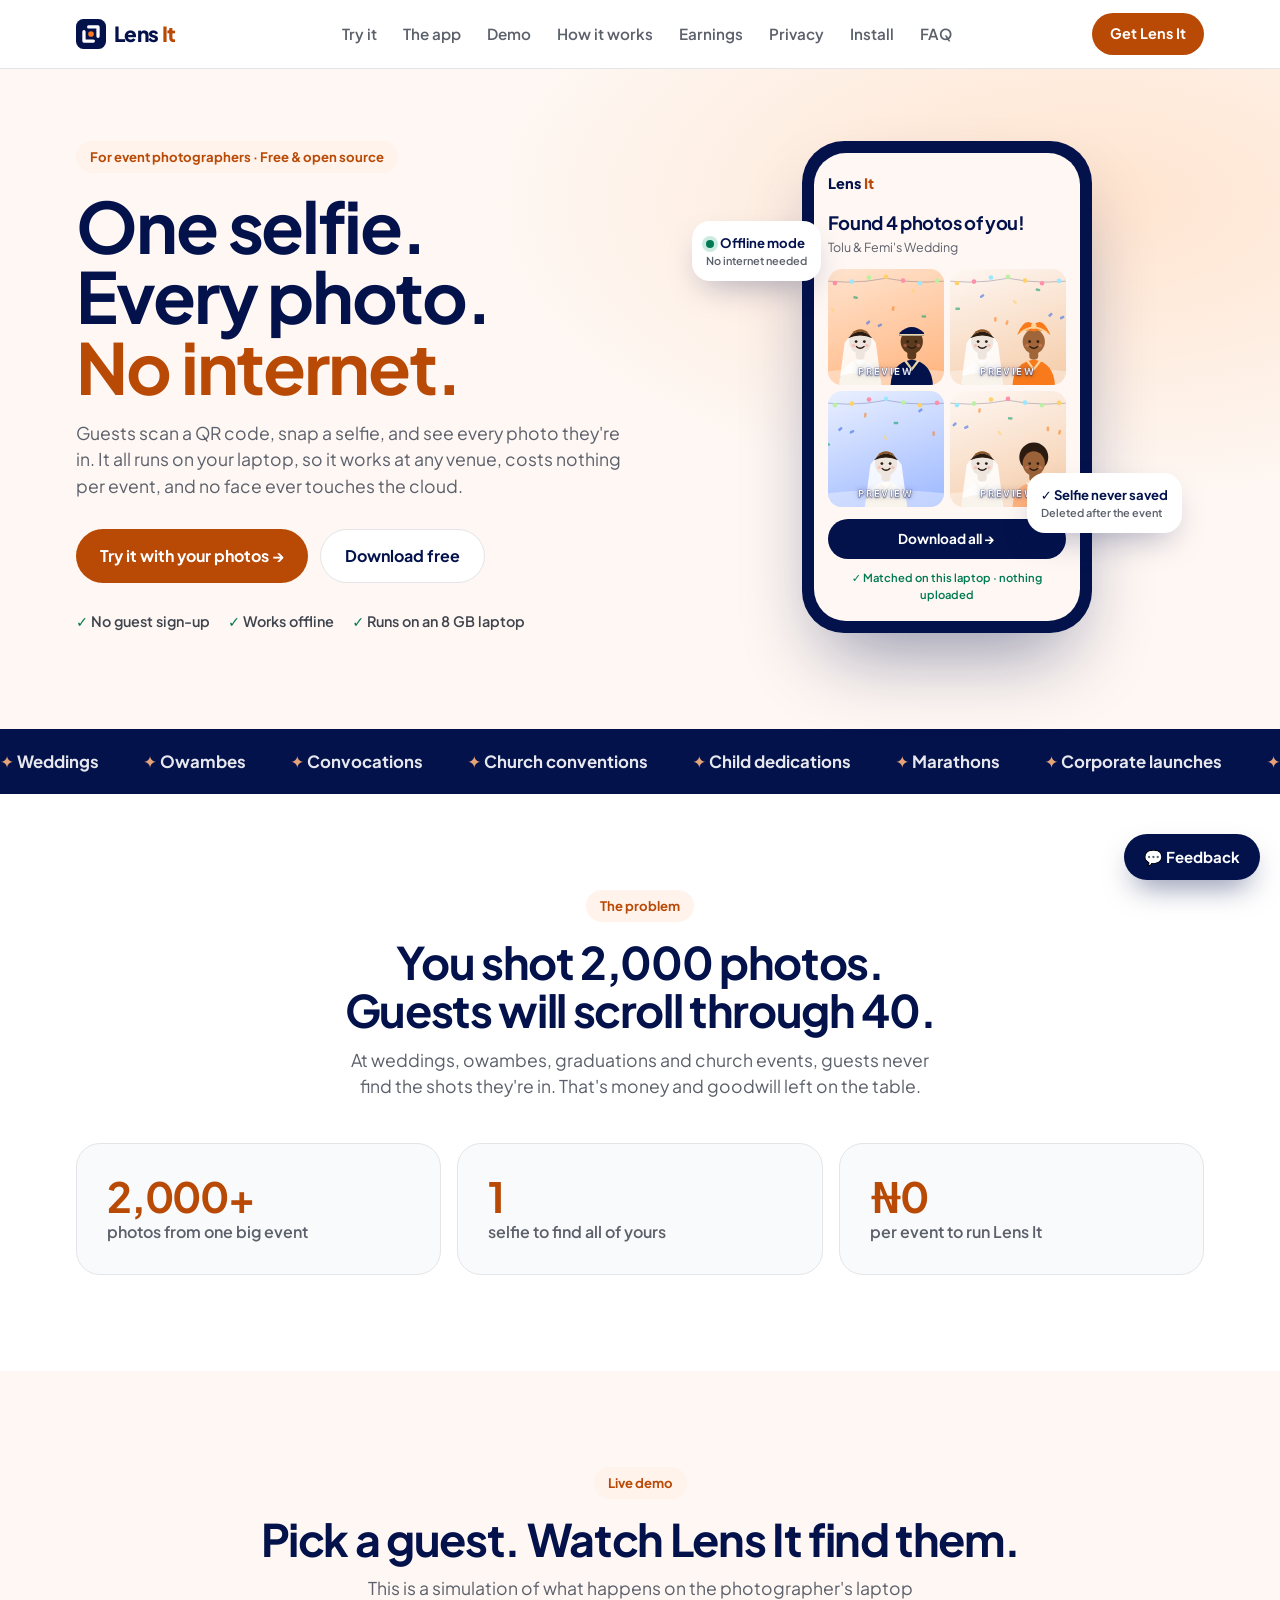
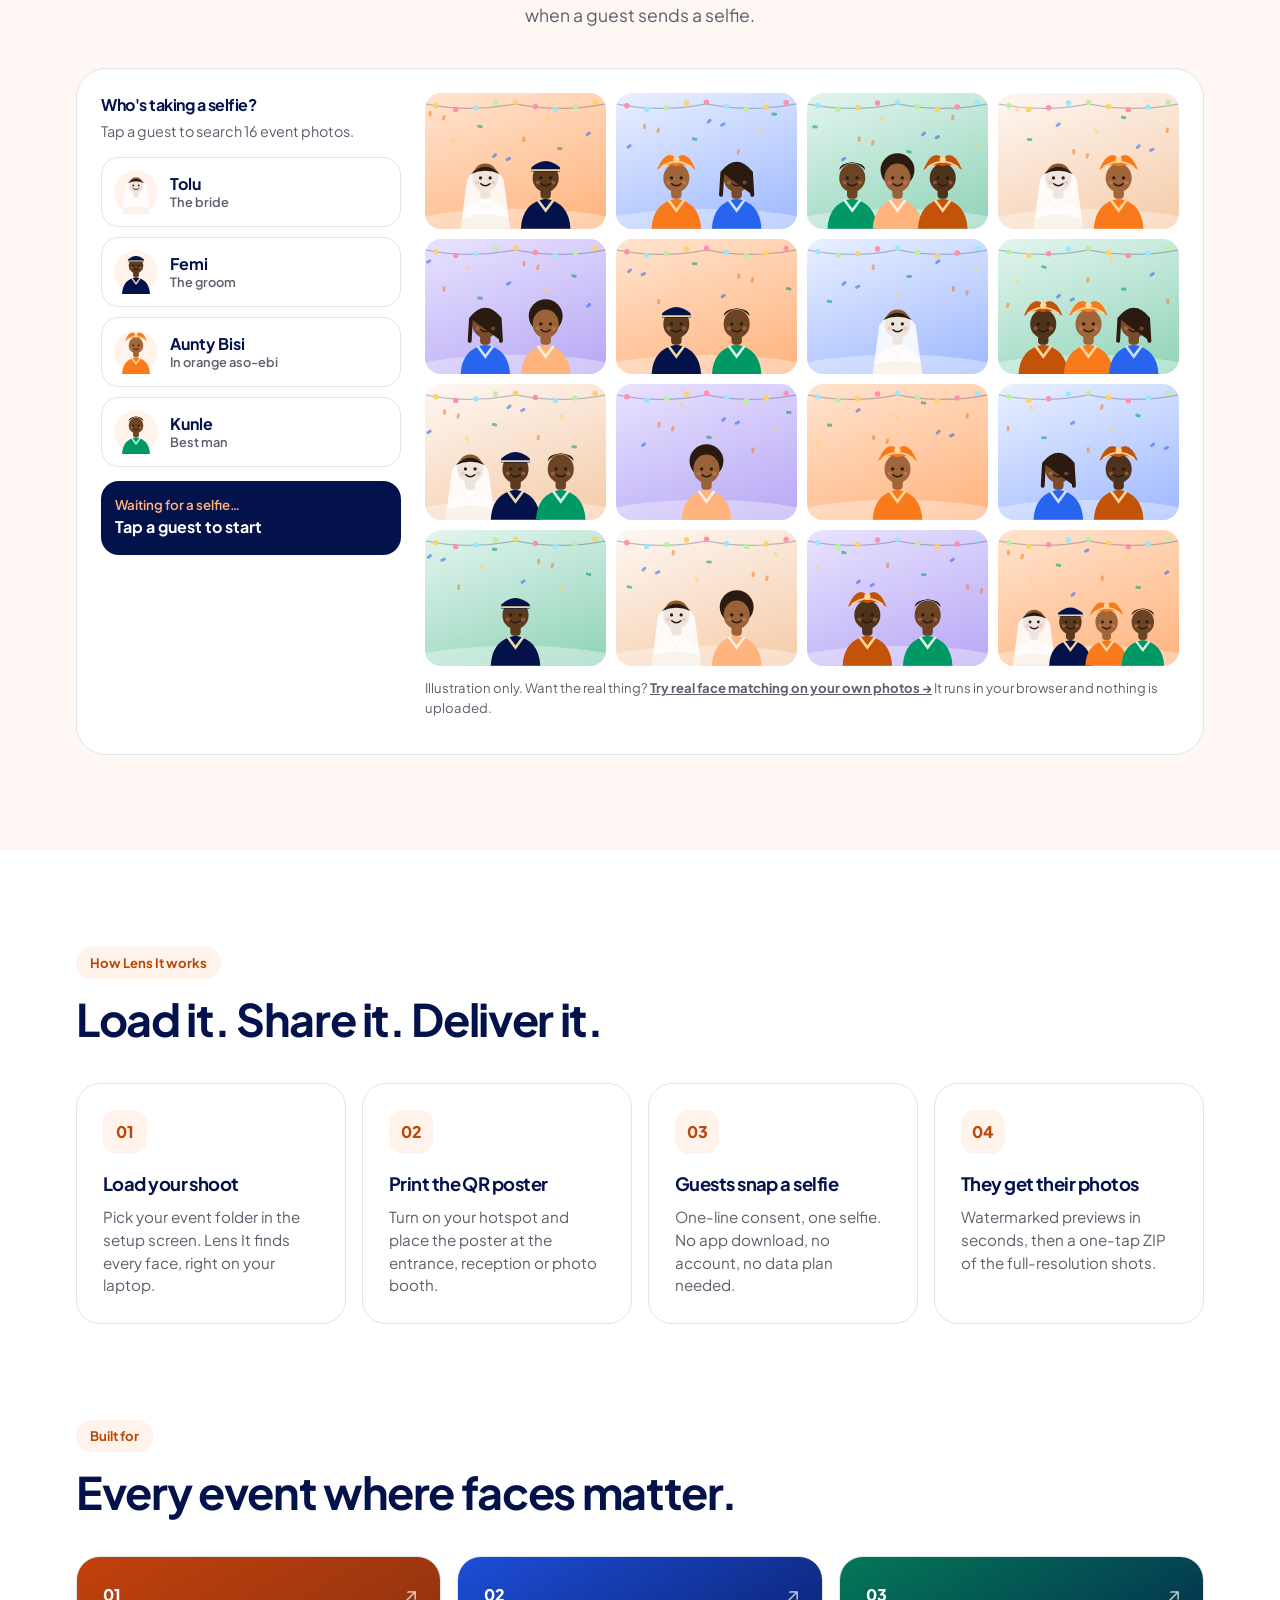
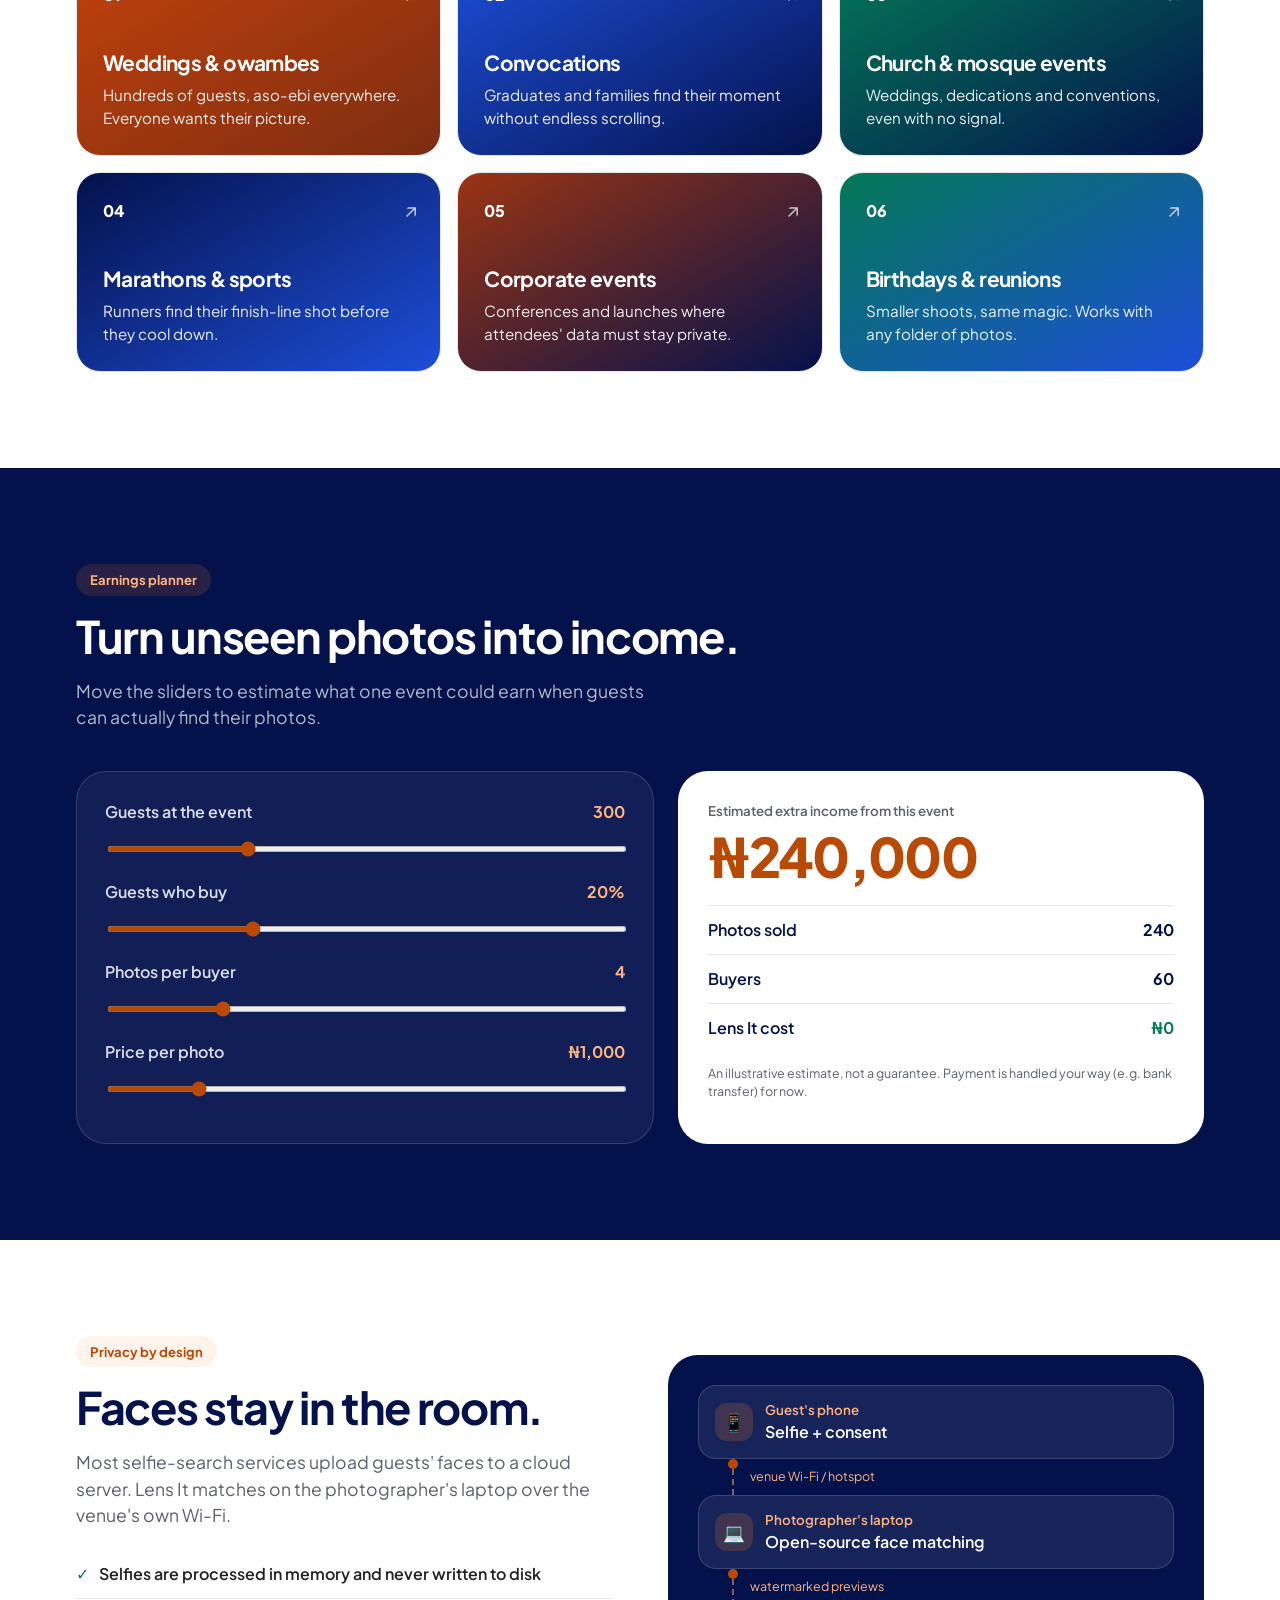
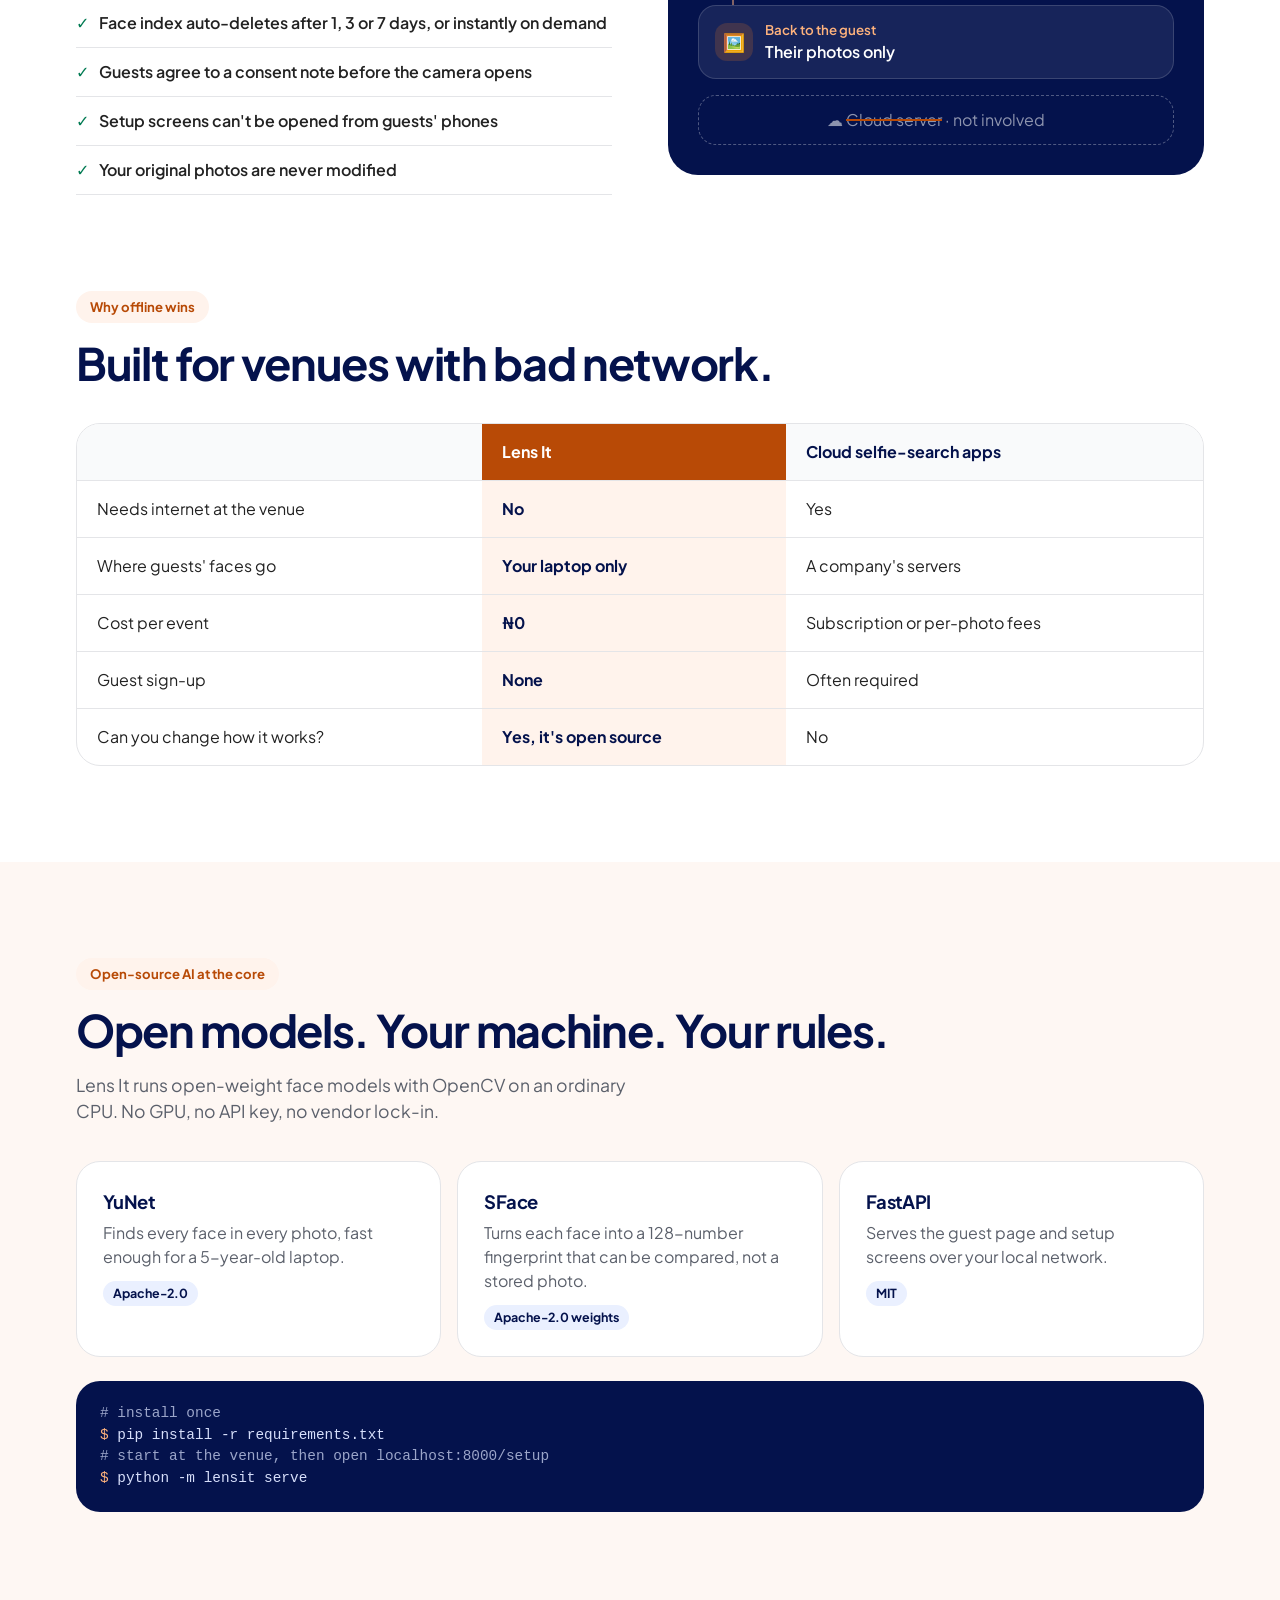
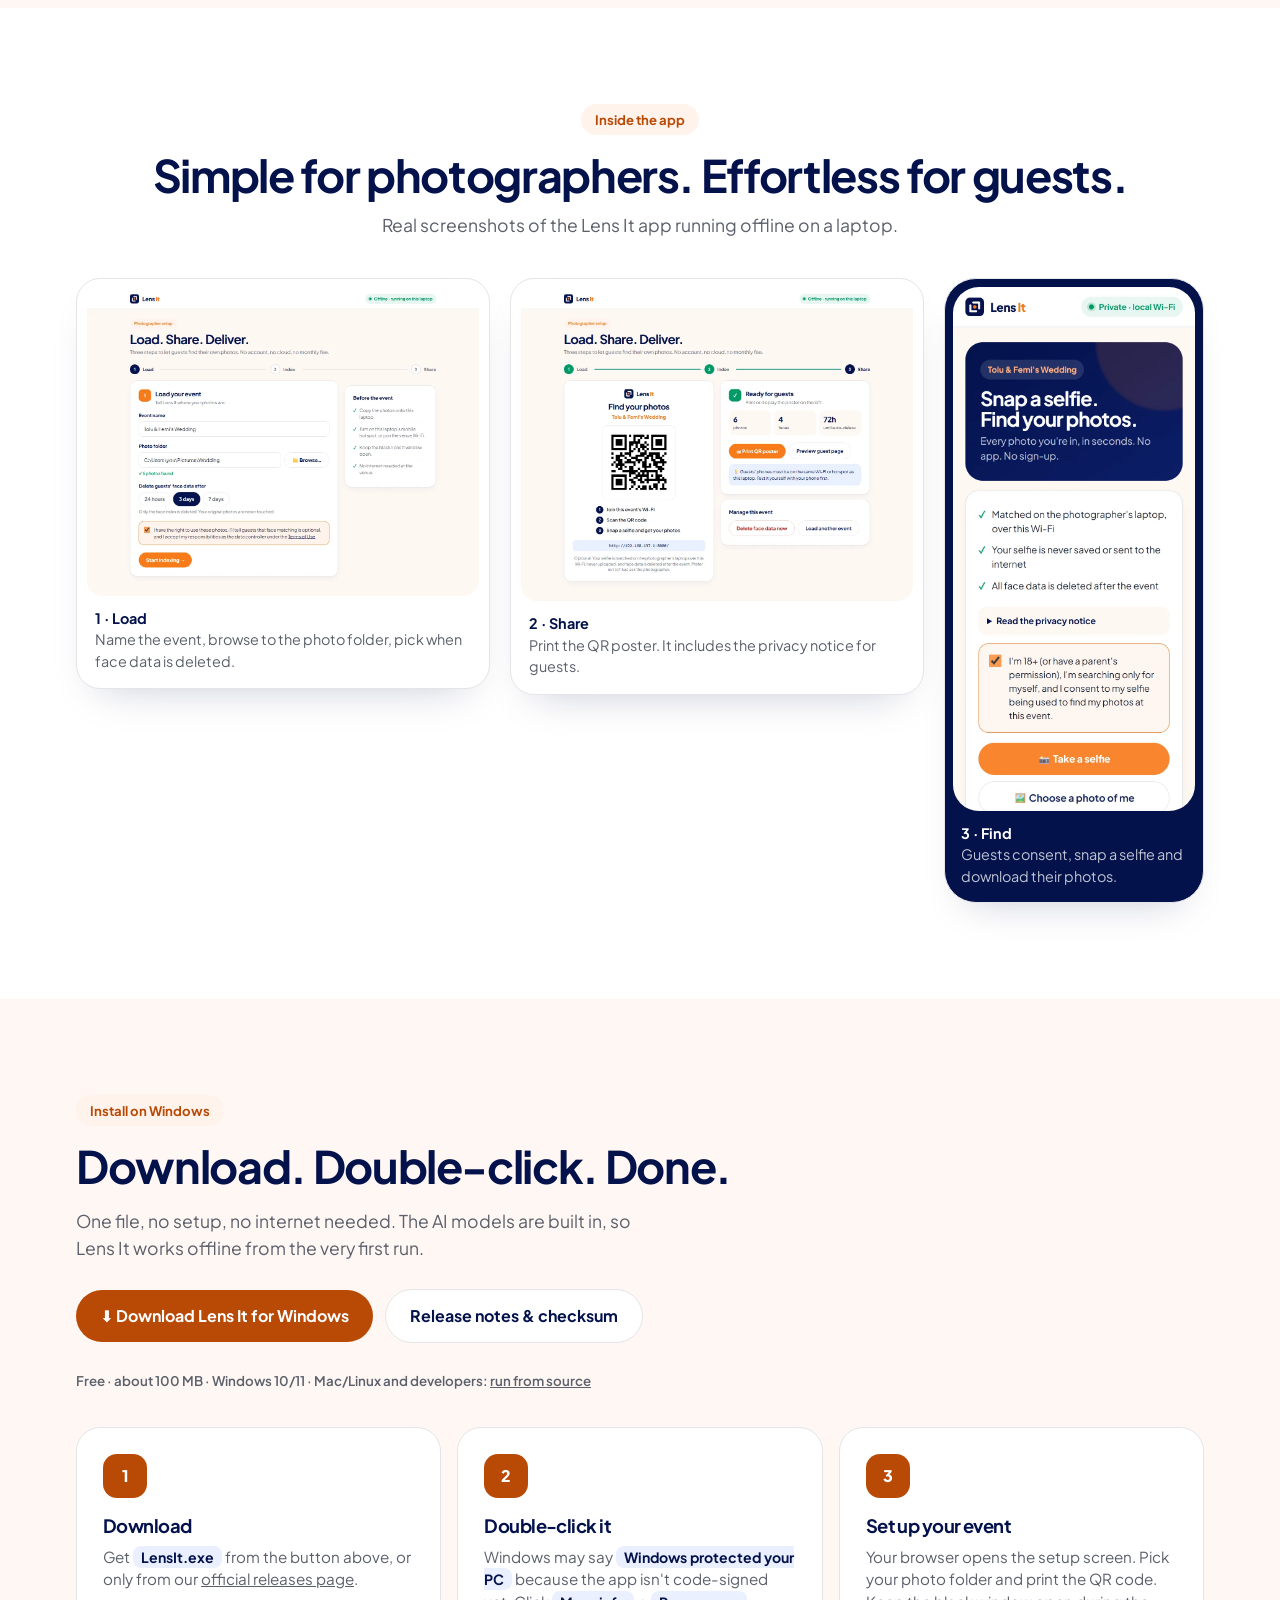
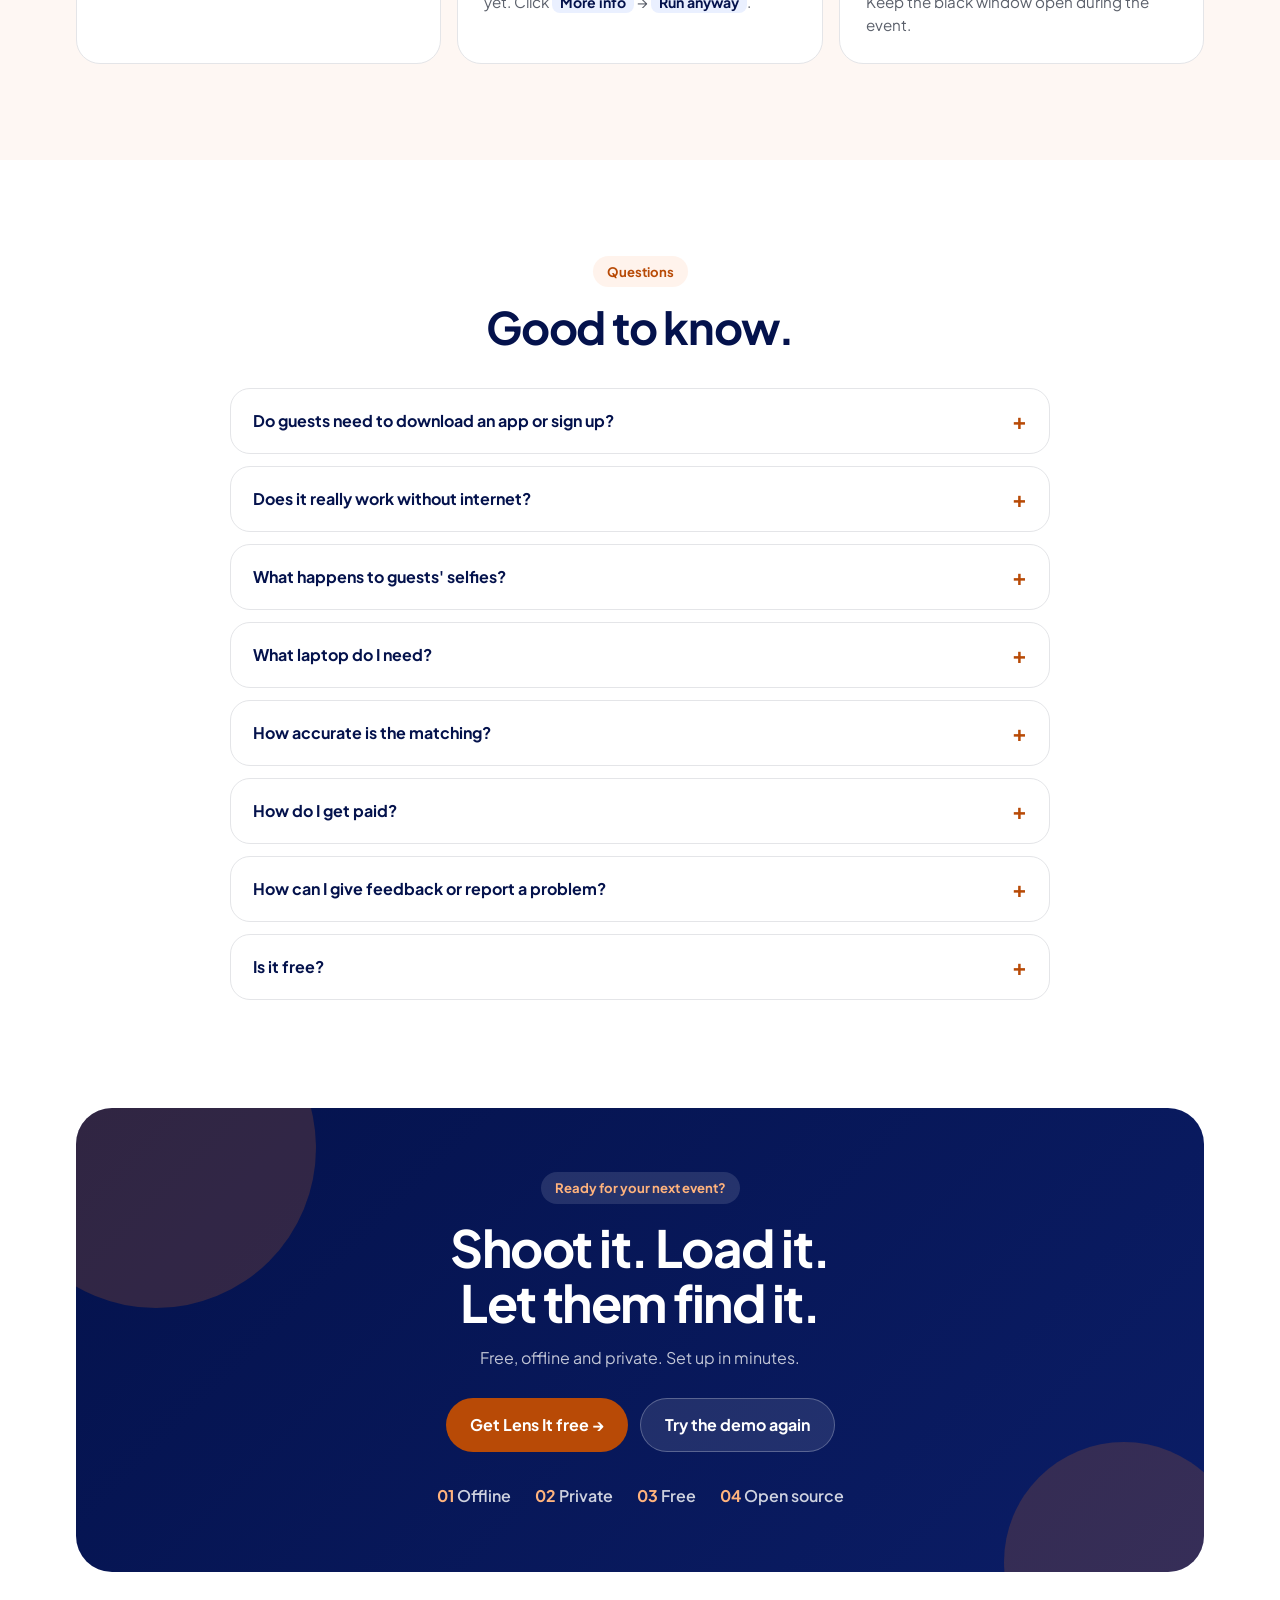
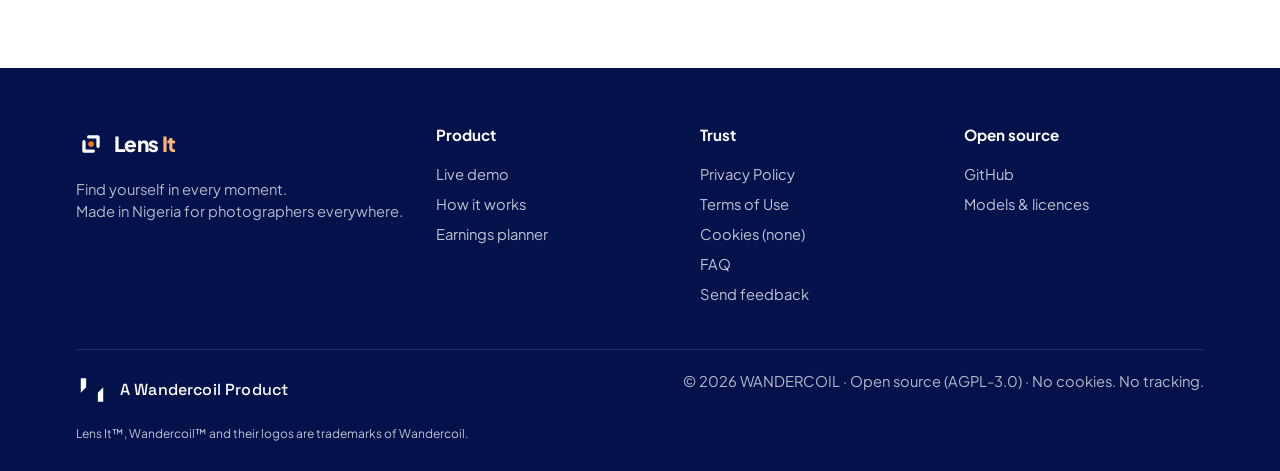
<file: docs/index.html>
<!doctype html>
<html lang="en">
<head>
<meta charset="utf-8">
<meta name="viewport" content="width=device-width,initial-scale=1">
<meta property="og:title" content="Lens It: find yourself in every moment">
<meta property="og:description" content="Guests find every event photo they are in with one selfie, matched offline on the photographer's laptop. Free and open source.">
<meta property="og:image" content="https://wandercoil.github.io/lensit/icon-512.png">
<meta property="og:type" content="website">
<meta name="theme-color" content="#04124c">
<link rel="icon" href="logo.svg" type="image/svg+xml">
<link rel="icon" href="favicon-32.png" sizes="32x32" type="image/png">
<link rel="apple-touch-icon" href="apple-touch-icon.png">
<title>Lens It · Find yourself in every moment</title>
<meta name="description" content="Guests find every event photo they're in with one selfie. Runs on the photographer's laptop. No internet, no cloud, no monthly fee.">
<link rel="preconnect" href="https://fonts.googleapis.com">
<link href="https://fonts.googleapis.com/css2?family=Space+Grotesk:wght@500&display=swap" rel="stylesheet">
<link href="https://fonts.googleapis.com/css2?family=Plus+Jakarta+Sans:wght@400;600;700;800&display=swap" rel="stylesheet">
<style>
:root{--navy:#04124c;--navy-2:#0b1d66;--orange:#b84a06;--orange-bright:#f87a1b;--orange-dark:#9a3d05;--orange-light:#ffb37d;--orange-wash:#fff3ec;--cream:#fef7f3;--ink:#222;--muted:#5b606b;--line:#e4e5e8;--green:#007a52;--blue:#2865ef;--blue-light:#eaf0ff;--white:#fff;--surface:#f9fafb}
*{box-sizing:border-box}
html{scroll-behavior:smooth}
body{margin:0;font-family:"Plus Jakarta Sans",ui-sans-serif,system-ui,sans-serif;background:var(--white);color:var(--ink);line-height:1.5;overflow-x:hidden}
a{color:inherit}
.wrap{max-width:1160px;margin:auto;padding:0 16px}
.btn{display:inline-flex;align-items:center;gap:8px;border-radius:999px;padding:14px 24px;font-weight:700;text-decoration:none;border:0;font-size:1rem;cursor:pointer;font-family:inherit;transition:transform .15s,background .15s}
.btn:hover{transform:translateY(-1px)}
.btn.primary{background:var(--orange);color:var(--white)}
.btn.primary:hover{background:#e56a0e}
.btn.ghost{background:var(--white);color:var(--navy);border:1px solid var(--line)}
.btn.light{background:rgba(255,255,255,.1);color:#fff;border:1px solid rgba(255,255,255,.25)}
.eyebrow{display:inline-block;font-size:.82rem;font-weight:700;color:var(--orange);background:var(--orange-wash);padding:6px 14px;border-radius:999px}
.dark .eyebrow{background:rgba(248,122,27,.15)}
h1,h2,h3{color:var(--navy);letter-spacing:-.03em;margin:0}
h2{font-size:clamp(1.9rem,4vw,2.8rem);line-height:1.08;margin:16px 0 12px}
section{padding:96px 0}
.lead{color:var(--muted);font-size:1.1rem;max-width:580px}
.center{text-align:center}.center .lead{margin:auto}
.dark{background:var(--navy);color:#fff}.dark h2,.dark h3{color:#fff}.dark .lead{color:rgba(255,255,255,.7)}

/* reveal */
.reveal{opacity:0;transform:translateY(24px);transition:opacity .7s ease,transform .7s ease}
.reveal.in{opacity:1;transform:none}
@media (prefers-reduced-motion:reduce){.reveal{opacity:1;transform:none;transition:none}*{animation:none!important;scroll-behavior:auto!important}}

/* header */
header{position:sticky;top:0;background:rgba(255,255,255,.88);backdrop-filter:blur(10px);border-bottom:1px solid var(--line);z-index:20}
header .wrap{display:flex;align-items:center;justify-content:space-between;height:68px}
.logo{display:flex;align-items:center;gap:8px;font-weight:800;font-size:1.3rem;color:var(--navy);text-decoration:none;letter-spacing:-.03em}
.logo .wmark span{color:var(--orange)}
.logo svg{width:30px;height:30px}
nav a{margin-left:26px;text-decoration:none;color:var(--muted);font-weight:600;font-size:.95rem}
nav a:hover{color:var(--navy)}
header .btn{padding:10px 18px;font-size:.9rem}

/* hero */
.hero{background:radial-gradient(1000px 500px at 85% 20%,#ffe4cf 0,transparent 60%),var(--cream);padding:72px 0 96px;position:relative}
.hero .wrap{display:grid;grid-template-columns:1.1fr 1fr;gap:48px;align-items:center}
.hero h1{font-size:clamp(2.6rem,6vw,4.4rem);line-height:1;margin:18px 0}
.hero h1 em{font-style:normal;color:var(--orange);position:relative}
.hero h1 em::after{content:"";position:absolute;left:0;right:0;bottom:.05em;height:.14em;background:var(--orange-light);opacity:.45;border-radius:4px;z-index:-1}
.hero .ctas{display:flex;gap:12px;flex-wrap:wrap;margin-top:30px}
.hero .proof{display:flex;gap:18px;flex-wrap:wrap;margin-top:28px;color:#3f444d;font-weight:600;font-size:.9rem}
.hero .proof span::before{content:"✓ ";color:var(--green)}
.phone{position:relative;justify-self:center;width:290px;background:var(--navy);border-radius:42px;padding:12px;box-shadow:0 40px 80px -24px rgba(4,18,76,.45);animation:bob 6s ease-in-out infinite}
@keyframes bob{50%{transform:translateY(-10px)}}
.screen{background:var(--cream);border-radius:32px;padding:20px 14px 18px;overflow:hidden}
.screen .mini{font-weight:800;color:var(--navy);font-size:.9rem}.screen .mini span{color:var(--orange)}
.screen h4{color:var(--navy);margin:14px 0 2px;font-size:1.15rem;letter-spacing:-.02em}
.screen p{font-size:.78rem;color:var(--muted);margin:0 0 12px}
.screen .thumbs{display:grid;grid-template-columns:1fr 1fr;gap:6px}
.screen .thumbs .ph{aspect-ratio:1;border-radius:14px}
.screen .pnote{margin-top:10px;text-align:center;font-size:.7rem;font-weight:600;color:var(--green)}
.screen .dl{margin-top:12px;background:var(--navy);color:#fff;text-align:center;border-radius:999px;padding:10px;font-weight:700;font-size:.85rem}
.float{position:absolute;background:var(--white);border-radius:18px;padding:12px 14px;box-shadow:0 14px 34px -12px rgba(4,18,76,.35);font-size:.82rem;font-weight:700;color:var(--navy);white-space:nowrap}
.float small{display:block;color:var(--muted);font-weight:600}
.f1{left:-110px;top:80px;animation:bob 5s ease-in-out infinite reverse}.f2{right:-90px;bottom:100px;animation:bob 7s ease-in-out infinite}
.f1 .dot{display:inline-block;width:8px;height:8px;border-radius:50%;background:var(--green);margin-right:6px;box-shadow:0 0 0 4px rgba(0,153,102,.2)}

/* photo tiles (shared by hero + demo) */
.ph{position:relative;overflow:hidden;background:linear-gradient(160deg,var(--c1),var(--c2))}
.ph svg{position:absolute;inset:0;width:100%;height:100%}
.ph .wm{position:absolute;left:0;right:0;bottom:7px;text-align:center;font-size:.6rem;font-weight:800;letter-spacing:.16em;color:#fff;-webkit-text-stroke:.35px rgba(4,18,76,.55);text-shadow:0 1px 2px rgba(4,18,76,.55),0 0 6px rgba(4,18,76,.35)}

/* marquee */
.marquee{background:var(--navy);color:#fff;overflow:hidden;padding:20px 0;white-space:nowrap}
.track{display:inline-flex;gap:44px;animation:scroll 32s linear infinite;font-weight:700;font-size:1.05rem}
.track span{opacity:.9}.track span::before{content:"✦ ";color:var(--orange)}
@keyframes scroll{to{transform:translateX(-50%)}}

/* problem */
.stats{display:grid;grid-template-columns:repeat(3,1fr);gap:16px;margin-top:44px}
.stat{background:var(--surface);border:1px solid var(--line);border-radius:24px;padding:30px;text-align:left}
.stat b{display:block;font-size:2.6rem;color:var(--orange);letter-spacing:-.03em;line-height:1.1}
.stat span{color:var(--muted);font-weight:600}

/* demo */
.demo{background:var(--cream)}
.demo-box{display:grid;grid-template-columns:300px 1fr;gap:24px;margin-top:40px;background:var(--white);border:1px solid var(--line);border-radius:30px;padding:24px}
.guests h3{font-size:1rem;margin-bottom:4px}
.guests p{color:var(--muted);font-size:.9rem;margin:0 0 14px}
.guest{display:flex;align-items:center;gap:12px;width:100%;padding:12px;border:1px solid var(--line);border-radius:18px;background:var(--white);cursor:pointer;margin-bottom:10px;font-family:inherit;font-size:1rem;font-weight:700;color:var(--navy);text-align:left;transition:border-color .15s,background .15s}
.guest:hover{border-color:var(--orange-light)}
.guest.on{border-color:var(--orange);background:var(--orange-wash)}
.guest .av{width:44px;height:44px;border-radius:50%;flex:none;display:grid;place-items:center}
.guest small{display:block;color:var(--muted);font-weight:600;font-size:.8rem}
.result{margin-top:14px;padding:14px;border-radius:18px;background:var(--navy);color:#fff;font-weight:700;min-height:74px}
.result small{display:block;color:var(--orange-light);font-weight:600}
.grid-wrap{position:relative}
.pgrid{display:grid;grid-template-columns:repeat(4,1fr);gap:10px}
.pgrid .ph{aspect-ratio:4/3;border-radius:16px;transition:opacity .35s,transform .35s,box-shadow .35s}
.pgrid .ph.dim{opacity:.18;transform:scale(.97)}
.pgrid .ph.hit{box-shadow:0 0 0 3px var(--orange);transform:scale(1.02)}
.pgrid .ph.hit::after{content:"✓";position:absolute;top:6px;right:6px;width:22px;height:22px;border-radius:50%;background:var(--orange);color:#fff;font-size:.75rem;font-weight:800;display:grid;place-items:center}
.scan{position:absolute;left:-6px;right:-6px;height:4px;background:var(--orange);box-shadow:0 0 18px 4px rgba(248,122,27,.6);border-radius:4px;top:0;opacity:0;pointer-events:none}
.scan.go{animation:scan 1.2s ease-in-out}
@keyframes scan{0%{top:0;opacity:1}100%{top:100%;opacity:1}}
.demo-note{font-size:.82rem;color:var(--muted);margin-top:12px}

/* how */
.steps{display:grid;grid-template-columns:repeat(4,1fr);gap:16px;margin-top:40px;position:relative}
.step{background:var(--white);border:1px solid var(--line);border-radius:24px;padding:26px;position:relative}
.step .n{width:44px;height:44px;border-radius:14px;display:grid;place-items:center;background:var(--orange-wash);color:var(--orange);font-weight:800}
.step h3{font-size:1.15rem;margin:16px 0 8px}
.step p{color:var(--muted);margin:0;font-size:.95rem}

/* for who */
.who{display:grid;grid-template-columns:repeat(3,1fr);gap:16px;margin-top:40px}
.who .card{border-radius:24px;padding:26px;color:#fff;min-height:200px;display:flex;flex-direction:column;justify-content:space-between;position:relative;overflow:hidden}
.who .card .n{font-weight:800;opacity:.7}
.who .card h3{color:#fff;font-size:1.3rem;margin:24px 0 6px}
.who .card p{margin:0;opacity:.85;font-size:.95rem}
.who .card::after{content:"↗";position:absolute;top:20px;right:22px;font-size:1.3rem;opacity:.7}

/* calculator */
.calc{display:grid;grid-template-columns:1.1fr 1fr;gap:24px;margin-top:40px}
.calc .panel{background:rgba(255,255,255,.06);border:1px solid rgba(255,255,255,.14);border-radius:30px;padding:28px}
.field{margin-bottom:22px}
.field label{display:flex;justify-content:space-between;font-weight:600;color:rgba(255,255,255,.85);margin-bottom:10px}
.field label b{color:var(--orange-light)}
input[type=range]{width:100%;accent-color:var(--orange);height:6px}
.out{background:var(--white);color:var(--navy);border-radius:30px;padding:30px;display:flex;flex-direction:column;justify-content:center}
.out small{color:var(--muted);font-weight:600}
.out .big{font-size:clamp(2.4rem,5vw,3.4rem);font-weight:800;color:var(--orange);letter-spacing:-.03em;line-height:1.1;margin:6px 0 18px}
.out .row{display:flex;justify-content:space-between;padding:12px 0;border-top:1px solid var(--line);font-weight:600}
.out .row b{color:var(--navy)}
.out .row .zero{color:var(--green)}
.out .fine{font-size:.78rem;color:var(--muted);margin-top:12px}

/* privacy */
.privacy .wrap{display:grid;grid-template-columns:1fr 1fr;gap:56px;align-items:center}
.flow{background:var(--navy);border-radius:30px;padding:30px;color:#fff;position:relative}
.node{background:rgba(255,255,255,.08);border:1px solid rgba(255,255,255,.15);border-radius:18px;padding:14px 16px;font-weight:600;display:flex;gap:12px;align-items:center}
.node .ic{width:38px;height:38px;border-radius:12px;background:rgba(248,122,27,.18);display:grid;place-items:center;flex:none;font-size:1.1rem}
.node small{display:block;color:var(--orange-light);font-weight:600}
.arrow{position:relative;height:36px;margin-left:34px;border-left:2px dashed rgba(255,179,125,.5)}
.arrow i{position:absolute;left:-6px;width:10px;height:10px;border-radius:50%;background:var(--orange);animation:pkt 1.6s linear infinite}
@keyframes pkt{from{top:0}to{top:100%}}
.arrow span{position:absolute;left:16px;top:8px;font-size:.78rem;color:var(--orange-light)}
.cloud{margin-top:16px;border:1px dashed rgba(255,255,255,.3);border-radius:18px;padding:12px;text-align:center;color:rgba(255,255,255,.55)}
.cloud s{text-decoration-color:var(--orange);text-decoration-thickness:2px}
.ticks{list-style:none;padding:0;margin:22px 0 0}
.ticks li{padding:12px 0;border-bottom:1px solid var(--line);font-weight:600;display:flex;gap:10px}
.ticks li::before{content:"✓";color:var(--green);font-weight:800}

/* compare */
table{width:100%;border-collapse:separate;border-spacing:0;border:1px solid var(--line);border-radius:24px;overflow:hidden;margin-top:36px}
th,td{padding:16px 20px;text-align:left;border-bottom:1px solid var(--line)}
th{background:var(--surface);color:var(--navy)}
th:nth-child(2){background:var(--orange);color:#fff}
td:nth-child(2){font-weight:700;color:var(--navy);background:var(--orange-wash)}
tr:last-child td{border-bottom:0}

/* open */
.open{background:var(--cream)}
.ogrid{display:grid;grid-template-columns:repeat(3,1fr);gap:16px;margin-top:36px}
.card{background:var(--white);border:1px solid var(--line);border-radius:24px;padding:26px}
.card h3{font-size:1.15rem;margin-bottom:6px}
.card p{color:var(--muted);margin:0}
.tag{display:inline-block;background:var(--blue-light);color:var(--navy);padding:3px 10px;border-radius:999px;font-size:.78rem;font-weight:700;margin-top:12px}
.term{margin-top:24px;background:var(--navy);border-radius:24px;padding:22px 24px;font-family:ui-monospace,Consolas,monospace;color:#d6defa;font-size:.9rem;overflow-x:auto}
.term .p{color:var(--orange-light)}
.term .c{color:rgba(214,222,250,.5)}


/* app screenshots */
.shots{display:grid;grid-template-columns:1fr 1fr 260px;gap:20px;margin-top:40px;align-items:start}
.shot{margin:0;background:var(--white);border:1px solid var(--line);border-radius:24px;padding:10px;box-shadow:0 20px 40px -24px rgba(4,18,76,.25)}
.shot img{width:100%;height:auto;display:block;border-radius:16px}
.shot figcaption{padding:12px 8px 6px;color:var(--muted);font-size:.9rem}
.shot figcaption b{display:block;color:var(--navy)}
.phone-shot{border-radius:32px;background:var(--navy);padding:8px}
.phone-shot img{border-radius:26px}
.phone-shot figcaption{color:rgba(255,255,255,.75)}.phone-shot figcaption b{color:#fff}

/* install */
.install{background:var(--cream)}
.inst{display:grid;grid-template-columns:repeat(3,1fr);gap:16px;margin-top:36px}
.inst .card .n{width:44px;height:44px;border-radius:14px;display:grid;place-items:center;background:var(--orange);color:#fff;font-weight:800;margin-bottom:14px}
.inst .card p{font-size:.95rem}
.inst kbd{background:var(--blue-light);color:var(--navy);padding:2px 8px;border-radius:8px;font-family:inherit;font-weight:700;font-size:.88rem}
.dlrow{display:flex;gap:12px;flex-wrap:wrap;align-items:center;margin-top:28px}
.dlrow small{color:var(--muted);font-weight:600}

/* faq */
.faq{max-width:820px;margin:36px auto 0}
details{border:1px solid var(--line);border-radius:20px;padding:4px 22px;margin-bottom:12px;background:var(--white)}
details[open]{border-color:var(--orange-light);background:var(--orange-wash)}
summary{cursor:pointer;list-style:none;font-weight:700;color:var(--navy);padding:16px 0;display:flex;justify-content:space-between;gap:12px}
summary::-webkit-details-marker{display:none}
summary::after{content:"+";color:var(--orange);font-size:1.4rem;line-height:1;transition:transform .2s}
details[open] summary::after{transform:rotate(45deg)}
details p{color:var(--muted);margin:0 0 18px}

/* cta */
.cta{background:linear-gradient(135deg,var(--navy),var(--navy-2));color:#fff;border-radius:36px;padding:64px 32px;text-align:center;position:relative;overflow:hidden}
.cta::before,.cta::after{content:"";position:absolute;border-radius:50%;background:var(--orange);opacity:.18}
.cta::before{width:320px;height:320px;top:-120px;left:-80px}.cta::after{width:240px;height:240px;bottom:-110px;right:-40px}
.cta h2{color:#fff;font-size:clamp(2rem,4.5vw,3.2rem);position:relative}
.cta p{color:rgba(255,255,255,.75);position:relative}
.cta .ctas{display:flex;gap:12px;justify-content:center;flex-wrap:wrap;margin-top:28px;position:relative}
.cta ol{display:flex;gap:24px;justify-content:center;flex-wrap:wrap;list-style:none;padding:0;margin:32px 0 0;color:rgba(255,255,255,.8);font-weight:600;position:relative}
.cta ol b{color:var(--orange-light)}

footer{background:var(--navy);color:rgba(255,255,255,.7);padding:56px 0 28px;font-size:.92rem;margin-top:96px}
.fcols{display:grid;grid-template-columns:1.4fr 1fr 1fr 1fr;gap:24px}
footer h4{color:#fff;margin:0 0 12px;font-size:.95rem}
footer a{display:block;color:rgba(255,255,255,.75);text-decoration:none;padding:4px 0}
footer a:hover{color:#fff}
footer .logo{color:#fff}
.tm{font-size:.75rem;opacity:.55;margin:14px 0 0}
.fbot{border-top:1px solid rgba(255,255,255,.12);margin-top:40px;padding-top:20px;display:flex;justify-content:space-between;flex-wrap:wrap;gap:12px}

@media (max-width:900px){
  .shots{grid-template-columns:1fr}.phone-shot{max-width:320px;margin:auto}
  .inst{grid-template-columns:1fr}
  nav{display:none}
  .hero .wrap,.privacy .wrap,.calc{grid-template-columns:1fr}
  .steps{grid-template-columns:1fr 1fr}
  .who{grid-template-columns:1fr 1fr}
  .stats,.ogrid{grid-template-columns:1fr}
  .demo-box{grid-template-columns:1fr}
  .fcols{grid-template-columns:1fr 1fr}
  .f1{left:-24px;top:-14px}.f2{right:-24px}
  section{padding:64px 0}
}
@media (max-width:560px){
  .steps,.who{grid-template-columns:1fr}
  .pgrid{grid-template-columns:repeat(3,1fr)}
  th,td{padding:12px 10px;font-size:.86rem}
  .phone{width:250px}
  .f1,.f2{display:none}
}
.wc{display:inline-flex;align-items:center;gap:12px;color:inherit;text-decoration:none;font-family:"Space Grotesk",ui-sans-serif,system-ui,sans-serif;font-weight:500;font-size:1rem;letter-spacing:.01em}.wc:hover{opacity:.85}.wc .wc-mark{width:32px;height:32px;flex:none}

/* readability: on navy, use the bright orange */
.cta .eyebrow{background:rgba(255,255,255,.12)!important;color:var(--orange-light)!important}
.who .card .n{opacity:1!important}
.dark .eyebrow,.cta .eyebrow,footer .eyebrow{color:var(--orange-light)}
footer .wc{color:#fff}
footer .logo .wmark span,.cta ol b{color:var(--orange-light)!important}footer .logo .wmark{color:#fff}
.marquee .track span::before,.flow .node small,.arrow span{color:var(--orange-light)}
.who .card p{color:rgba(255,255,255,.92);opacity:1}
.who .card .n{color:#fff;opacity:.85}
.tm{opacity:1!important;color:rgba(255,255,255,.75)}
.term .c{color:rgba(214,222,250,.72)}
.hero h1 em::after{background:var(--orange-bright)}
.btn.primary:hover{background:var(--orange-dark)}
.cta::before,.cta::after{background:var(--orange-bright)}
</style>
</head>
<body>


<header>
  <div class="wrap">
    <a class="logo" href="#"><svg class="mark" viewBox="0 0 64 64" aria-hidden="true"><rect width="64" height="64" rx="16" fill="#04124c"/><path d="M17 27V47H37M47 37V17H27" fill="none" stroke="#fff" stroke-width="7" stroke-linecap="round" stroke-linejoin="round"/><circle cx="32" cy="32" r="6" fill="#f87a1b"/></svg><span class="wmark">Lens<span> It</span></span></a>
    <nav><a href="try.html">Try it</a><a href="#app">The app</a><a href="#demo">Demo</a><a href="#how">How it works</a><a href="#earn">Earnings</a><a href="#privacy">Privacy</a><a href="#install">Install</a><a href="#faq">FAQ</a></nav>
    <a class="btn primary" href="#install">Get Lens It</a>
  </div>
</header>

<section class="hero">
  <div class="wrap">
    <div class="reveal">
      <span class="eyebrow">For event photographers · Free &amp; open source</span>
      <h1>One selfie.<br>Every photo.<br><em>No internet.</em></h1>
      <p class="lead">Guests scan a QR code, snap a selfie, and see every photo they're in. It all runs on your laptop, so it works at any venue, costs nothing per event, and no face ever touches the cloud.</p>
      <div class="ctas">
        <a class="btn primary" href="try.html">Try it with your photos →</a>
        <a class="btn ghost" href="#install">Download free</a>
      </div>
      <div class="proof"><span>No guest sign-up</span><span>Works offline</span><span>Runs on an 8 GB laptop</span></div>
    </div>
    <div class="phone reveal" aria-hidden="true">
      <div class="screen">
        <div class="mini">Lens<span> It</span></div>
        <h4>Found 4 photos of you!</h4>
        <p>Tolu &amp; Femi's Wedding</p>
        <div class="thumbs" id="heroThumbs"></div>
        <div class="dl">Download all →</div>
        <div class="pnote">✓ Matched on this laptop · nothing uploaded</div>
      </div>
      <div class="float f1"><span class="dot"></span>Offline mode<small>No internet needed</small></div>
      <div class="float f2">✓ Selfie never saved<small>Deleted after the event</small></div>
    </div>
  </div>
</section>

<div class="marquee" aria-label="Events Lens It is built for">
  <div class="track" id="track"></div>
</div>

<section class="center">
  <div class="wrap reveal">
    <span class="eyebrow">The problem</span>
    <h2>You shot 2,000 photos.<br>Guests will scroll through 40.</h2>
    <p class="lead">At weddings, owambes, graduations and church events, guests never find the shots they're in. That's money and goodwill left on the table.</p>
    <div class="stats">
      <div class="stat"><b data-count="2000" data-suffix="+">0</b><span>photos from one big event</span></div>
      <div class="stat"><b>1</b><span>selfie to find all of yours</span></div>
      <div class="stat"><b>₦0</b><span>per event to run Lens It</span></div>
    </div>
  </div>
</section>

<section class="demo" id="demo">
  <div class="wrap">
    <div class="center reveal">
      <span class="eyebrow">Live demo</span>
      <h2>Pick a guest. Watch Lens It find them.</h2>
      <p class="lead">This is a simulation of what happens on the photographer's laptop when a guest sends a selfie.</p>
    </div>
    <div class="demo-box reveal">
      <div class="guests">
        <h3>Who's taking a selfie?</h3>
        <p>Tap a guest to search 16 event photos.</p>
        <div id="guestList"></div>
        <div class="result" id="result"><small>Waiting for a selfie…</small>Tap a guest to start</div>
      </div>
      <div class="grid-wrap">
        <div class="pgrid" id="pgrid"></div>
        <div class="scan" id="scan"></div>
        <p class="demo-note">Illustration only. Want the real thing? <a href="try.html"><strong>Try real face matching on your own photos →</strong></a> It runs in your browser and nothing is uploaded.</p>
      </div>
    </div>
  </div>
</section>

<section id="how">
  <div class="wrap">
    <div class="reveal">
      <span class="eyebrow">How Lens It works</span>
      <h2>Load it. Share it. Deliver it.</h2>
    </div>
    <div class="steps">
      <div class="step reveal"><div class="n">01</div><h3>Load your shoot</h3><p>Pick your event folder in the setup screen. Lens It finds every face, right on your laptop.</p></div>
      <div class="step reveal"><div class="n">02</div><h3>Print the QR poster</h3><p>Turn on your hotspot and place the poster at the entrance, reception or photo booth.</p></div>
      <div class="step reveal"><div class="n">03</div><h3>Guests snap a selfie</h3><p>One-line consent, one selfie. No app download, no account, no data plan needed.</p></div>
      <div class="step reveal"><div class="n">04</div><h3>They get their photos</h3><p>Watermarked previews in seconds, then a one-tap ZIP of the full-resolution shots.</p></div>
    </div>
  </div>
</section>

<section style="padding-top:0">
  <div class="wrap">
    <div class="reveal">
      <span class="eyebrow">Built for</span>
      <h2>Every event where faces matter.</h2>
    </div>
    <div class="who">
      <div class="card reveal" style="background:linear-gradient(150deg,#c2410c,#7c2d12)"><span class="n">01</span><div><h3>Weddings &amp; owambes</h3><p>Hundreds of guests, aso-ebi everywhere. Everyone wants their picture.</p></div></div>
      <div class="card reveal" style="background:linear-gradient(150deg,#1d4ed8,#04124c)"><span class="n">02</span><div><h3>Convocations</h3><p>Graduates and families find their moment without endless scrolling.</p></div></div>
      <div class="card reveal" style="background:linear-gradient(150deg,#047857,#04124c)"><span class="n">03</span><div><h3>Church &amp; mosque events</h3><p>Weddings, dedications and conventions, even with no signal.</p></div></div>
      <div class="card reveal" style="background:linear-gradient(150deg,#04124c,#1d4ed8)"><span class="n">04</span><div><h3>Marathons &amp; sports</h3><p>Runners find their finish-line shot before they cool down.</p></div></div>
      <div class="card reveal" style="background:linear-gradient(150deg,#9a3412,#04124c)"><span class="n">05</span><div><h3>Corporate events</h3><p>Conferences and launches where attendees' data must stay private.</p></div></div>
      <div class="card reveal" style="background:linear-gradient(150deg,#047857,#1d4ed8)"><span class="n">06</span><div><h3>Birthdays &amp; reunions</h3><p>Smaller shoots, same magic. Works with any folder of photos.</p></div></div>
    </div>
  </div>
</section>

<section class="dark" id="earn">
  <div class="wrap">
    <div class="reveal">
      <span class="eyebrow">Earnings planner</span>
      <h2>Turn unseen photos into income.</h2>
      <p class="lead">Move the sliders to estimate what one event could earn when guests can actually find their photos.</p>
    </div>
    <div class="calc reveal">
      <div class="panel">
        <div class="field"><label for="g">Guests at the event <b id="gv"></b></label><input type="range" id="g" min="50" max="1000" step="10" value="300"></div>
        <div class="field"><label for="b">Guests who buy <b id="bv"></b></label><input type="range" id="b" min="5" max="60" step="1" value="20"></div>
        <div class="field"><label for="n">Photos per buyer <b id="nv"></b></label><input type="range" id="n" min="1" max="15" step="1" value="4"></div>
        <div class="field" style="margin:0"><label for="p">Price per photo <b id="pv"></b></label><input type="range" id="p" min="200" max="5000" step="100" value="1000"></div>
      </div>
      <div class="out">
        <small>Estimated extra income from this event</small>
        <div class="big" id="total">₦0</div>
        <div class="row"><span>Photos sold</span><b id="sold">0</b></div>
        <div class="row"><span>Buyers</span><b id="buyers">0</b></div>
        <div class="row"><span>Lens It cost</span><b class="zero">₦0</b></div>
        <p class="fine">An illustrative estimate, not a guarantee. Payment is handled your way (e.g. bank transfer) for now.</p>
      </div>
    </div>
  </div>
</section>

<section class="privacy" id="privacy">
  <div class="wrap">
    <div class="reveal">
      <span class="eyebrow">Privacy by design</span>
      <h2>Faces stay in the room.</h2>
      <p class="lead">Most selfie-search services upload guests' faces to a cloud server. Lens It matches on the photographer's laptop over the venue's own Wi-Fi.</p>
      <ul class="ticks">
        <li>Selfies are processed in memory and never written to disk</li>
        <li>Face index auto-deletes after 1, 3 or 7 days, or instantly on demand</li>
        <li>Guests agree to a consent note before the camera opens</li>
        <li>Setup screens can't be opened from guests' phones</li>
        <li>Your original photos are never modified</li>
      </ul>
    </div>
    <div class="flow reveal" aria-label="Data flow: guest phone to photographer laptop and back, no cloud">
      <div class="node"><span class="ic">📱</span><div><small>Guest's phone</small>Selfie + consent</div></div>
      <div class="arrow"><i></i><span>venue Wi-Fi / hotspot</span></div>
      <div class="node"><span class="ic">💻</span><div><small>Photographer's laptop</small>Open-source face matching</div></div>
      <div class="arrow"><i style="animation-delay:.8s"></i><span>watermarked previews</span></div>
      <div class="node"><span class="ic">🖼️</span><div><small>Back to the guest</small>Their photos only</div></div>
      <div class="cloud">☁️ <s>Cloud server</s> · not involved</div>
    </div>
  </div>
</section>

<section style="padding-top:0" id="compare">
  <div class="wrap">
    <div class="reveal">
      <span class="eyebrow">Why offline wins</span>
      <h2>Built for venues with bad network.</h2>
    </div>
    <table class="reveal">
      <thead><tr><th></th><th>Lens It</th><th>Cloud selfie-search apps</th></tr></thead>
      <tbody>
        <tr><td>Needs internet at the venue</td><td>No</td><td>Yes</td></tr>
        <tr><td>Where guests' faces go</td><td>Your laptop only</td><td>A company's servers</td></tr>
        <tr><td>Cost per event</td><td>₦0</td><td>Subscription or per-photo fees</td></tr>
        <tr><td>Guest sign-up</td><td>None</td><td>Often required</td></tr>
        <tr><td>Can you change how it works?</td><td>Yes, it's open source</td><td>No</td></tr>
      </tbody>
    </table>
  </div>
</section>

<section class="open" id="open">
  <div class="wrap">
    <div class="reveal">
      <span class="eyebrow">Open-source AI at the core</span>
      <h2>Open models. Your machine. Your rules.</h2>
      <p class="lead">Lens It runs open-weight face models with OpenCV on an ordinary CPU. No GPU, no API key, no vendor lock-in.</p>
    </div>
    <div class="ogrid">
      <div class="card reveal"><h3>YuNet</h3><p>Finds every face in every photo, fast enough for a 5-year-old laptop.</p><span class="tag">Apache-2.0</span></div>
      <div class="card reveal"><h3>SFace</h3><p>Turns each face into a 128-number fingerprint that can be compared, not a stored photo.</p><span class="tag">Apache-2.0 weights</span></div>
      <div class="card reveal"><h3>FastAPI</h3><p>Serves the guest page and setup screens over your local network.</p><span class="tag">MIT</span></div>
    </div>
    <div class="term reveal" aria-label="Install commands">
      <div class="c"># install once</div>
      <div><span class="p">$</span> pip install -r requirements.txt</div>
      <div class="c"># start at the venue, then open localhost:8000/setup</div>
      <div><span class="p">$</span> python -m lensit serve</div>
    </div>
  </div>
</section>

<section id="app">
  <div class="wrap">
    <div class="center reveal">
      <span class="eyebrow">Inside the app</span>
      <h2>Simple for photographers. Effortless for guests.</h2>
      <p class="lead">Real screenshots of the Lens It app running offline on a laptop.</p>
    </div>
    <div class="shots">
      <figure class="shot reveal"><img src="img/app-setup.webp" alt="Lens It setup screen: event name, photo folder with Browse button, auto-delete choice and consent" loading="lazy" width="1280" height="1001"><figcaption><b>1 · Load</b> Name the event, browse to the photo folder, pick when face data is deleted.</figcaption></figure>
      <figure class="shot reveal"><img src="img/app-share.webp" alt="Lens It share screen with a printable QR poster and event stats" loading="lazy" width="1280" height="1019"><figcaption><b>2 · Share</b> Print the QR poster. It includes the privacy notice for guests.</figcaption></figure>
      <figure class="shot phone-shot reveal"><img src="img/app-guest.webp" alt="Lens It guest page on a phone: consent and take-a-selfie buttons" loading="lazy" width="780" height="1688"><figcaption><b>3 · Find</b> Guests consent, snap a selfie and download their photos.</figcaption></figure>
    </div>
  </div>
</section>

<section class="install" id="install">
  <div class="wrap">
    <div class="reveal">
      <span class="eyebrow">Install on Windows</span>
      <h2>Download. Double-click. Done.</h2>
      <p class="lead">One file, no setup, no internet needed. The AI models are built in, so Lens It works offline from the very first run.</p>
      <div class="dlrow">
        <a class="btn primary" href="https://github.com/Wandercoil/lensit/releases/latest/download/LensIt.exe">⬇ Download Lens It for Windows</a>
        <a class="btn ghost" href="https://github.com/Wandercoil/lensit/releases/latest">Release notes &amp; checksum</a>
      </div>
      <div class="dlrow"><small>Free · about 100 MB · Windows 10/11 · Mac/Linux and developers: <a href="https://github.com/Wandercoil/lensit">run from source</a></small></div>
    </div>
    <div class="inst">
      <div class="card reveal"><div class="n">1</div><h3>Download</h3><p>Get <kbd>LensIt.exe</kbd> from the button above, or only from our <a href="https://github.com/Wandercoil/lensit/releases/latest">official releases page</a>.</p></div>
      <div class="card reveal"><div class="n">2</div><h3>Double-click it</h3><p>Windows may say <kbd>Windows protected your PC</kbd> because the app isn't code-signed yet. Click <kbd>More info</kbd> → <kbd>Run anyway</kbd>.</p></div>
      <div class="card reveal"><div class="n">3</div><h3>Set up your event</h3><p>Your browser opens the setup screen. Pick your photo folder and print the QR code. Keep the black window open during the event.</p></div>
    </div>
  </div>
</section>

<section id="faq">
  <div class="wrap">
    <div class="center reveal">
      <span class="eyebrow">Questions</span>
      <h2>Good to know.</h2>
    </div>
    <div class="faq reveal">
      <details><summary>Do guests need to download an app or sign up?</summary><p>No. They scan the QR code, agree to a short consent note and take a selfie in their phone's browser.</p></details>
      <details><summary>Does it really work without internet?</summary><p>Yes. Your laptop creates or joins a local Wi-Fi network and serves everything itself. Guests connect to that network, not the internet.</p></details>
      <details><summary>What happens to guests' selfies?</summary><p>The selfie is processed in memory to find matches, then discarded. It's never saved to disk or uploaded anywhere. The face index of your event photos is deleted automatically when the event expires.</p></details>
      <details><summary>What laptop do I need?</summary><p>An ordinary Windows 10/11 laptop (Mac and Linux can run it from source). It's been built and tested on an 8 GB Intel i5 with no GPU.</p></details>
      <details><summary>How accurate is the matching?</summary><p>It works best with clear, front-facing selfies and reasonably lit photos. We're testing on real events now and will publish the results, including misses.</p></details>
      <details><summary>How do I get paid?</summary><p>For now, guests see watermarked previews and you share full photos after payment by transfer. Built-in payments are on the roadmap.</p></details>
      <details><summary>How can I give feedback or report a problem?</summary><p>Use our short <a href="https://github.com/Wandercoil/lensit/issues/new?template=feedback.yml" target="_blank" rel="noopener" data-feedback>feedback form</a>. It takes about a minute (you need a free GitHub account), and your feedback is public, so please don't include photos or anyone's personal details. The app itself works offline, so feedback is always sent from here, never automatically.</p></details>
      <details><summary>Is it free?</summary><p>Yes. Lens It is open source. There's no subscription and no per-event fee.</p></details>
    </div>
  </div>
</section>

<div class="wrap">
  <div class="cta reveal">
    <span class="eyebrow">Ready for your next event?</span>
    <h2 style="margin-top:16px">Shoot it. Load it.<br>Let them find it.</h2>
    <p>Free, offline and private. Set up in minutes.</p>
    <div class="ctas">
      <a class="btn primary" href="#install">Get Lens It free →</a>
      <a class="btn light" href="#demo">Try the demo again</a>
    </div>
    <ol><li><b>01</b> Offline</li><li><b>02</b> Private</li><li><b>03</b> Free</li><li><b>04</b> Open source</li></ol>
  </div>
</div>

<footer>
  <div class="wrap">
    <div class="fcols">
      <div><a class="logo" href="#"><svg class="mark" viewBox="0 0 64 64" aria-hidden="true"><rect width="64" height="64" rx="16" fill="#04124c"/><path d="M17 27V47H37M47 37V17H27" fill="none" stroke="#fff" stroke-width="7" stroke-linecap="round" stroke-linejoin="round"/><circle cx="32" cy="32" r="6" fill="#f87a1b"/></svg><span class="wmark">Lens<span style="color:var(--orange)"> It</span></span></a><p>Find yourself in every moment.<br>Made in Nigeria for photographers everywhere.</p></div>
      <div><h4>Product</h4><a href="#demo">Live demo</a><a href="#how">How it works</a><a href="#earn">Earnings planner</a></div>
      <div><h4>Trust</h4><a href="privacy.html">Privacy Policy</a><a href="terms.html">Terms of Use</a><a href="privacy.html#cookies">Cookies (none)</a><a href="#faq">FAQ</a><a href="https://github.com/Wandercoil/lensit/issues/new?template=feedback.yml" target="_blank" rel="noopener" data-feedback>Send feedback</a></div>
      <div><h4>Open source</h4><a href="https://github.com/Wandercoil/lensit">GitHub</a><a href="#open">Models &amp; licences</a></div>
    </div>
    <div class="fbot"><span><a class="wc" href="https://github.com/Wandercoil/lensit" title="Lens It is a Wandercoil product"><svg class="wc-mark" viewBox="0 0 120 120" aria-hidden="true"><path d="M18,16 L38,16 L38,50 L18,70 Z M102,104 L82,104 L82,70 L102,50 Z" fill="currentColor"/></svg><span>A Wandercoil Product</span></a></span><span>© 2026 WANDERCOIL · Open source (AGPL-3.0) · No cookies. No tracking.</span></div>
    <p class="tm">Lens It™, Wandercoil™ and their logos are trademarks of Wandercoil.</p>
  </div>
</footer>

<script>
/* ---------- illustrated photos ---------- */
const GUESTS = [
  {id: 'tolu', name: 'Tolu', role: 'The bride', skin: '#8d5524', cloth: '#f8f4ec', hair: 'veil', trim: '#e9d8a6'},
  {id: 'femi', name: 'Femi', role: 'The groom', skin: '#5c3a1e', cloth: '#04124c', hair: 'cap', trim: '#e9d8a6'},
  {id: 'bisi', name: 'Aunty Bisi', role: 'In orange aso-ebi', skin: '#a0663a', cloth: '#f87a1b', hair: 'gele', trim: '#ffd59a'},
  {id: 'kunle', name: 'Kunle', role: 'Best man', skin: '#6b4423', cloth: '#009966', hair: 'fade', trim: '#d6f5e8'},
];
const EXTRA = [
  {skin: '#7a4b2a', cloth: '#2865ef', hair: 'braids', trim: '#cfe0ff'},
  {skin: '#9a6239', cloth: '#ffb37d', hair: 'afro', trim: '#fff1e2'},
  {skin: '#4e321b', cloth: '#c4530a', hair: 'gele', trim: '#ffd59a'},
];
const BGS = [['#ffe4cf', '#ffb37d'], ['#eaf0ff', '#9db8ff'], ['#e3f5ee', '#8fd3b8'], ['#fef7f3', '#f5cba7'], ['#e9e3ff', '#b7a7f5']];
// which people appear in each of the 16 photos
const PHOTOS = [
  ['tolu', 'femi'], ['bisi', 0], ['kunle', 1, 2], ['tolu', 'bisi'],
  [0, 1], ['femi', 'kunle'], ['tolu'], [2, 'bisi', 0],
  ['tolu', 'femi', 'kunle'], [1], ['bisi'], [0, 2],
  ['femi'], ['tolu', 1], [2, 'kunle'], ['tolu', 'femi', 'bisi', 'kunle'],
];
const look = p => typeof p === 'number' ? EXTRA[p] : GUESTS.find(g => g.id === p);

// One illustrated guest, drawn in a 40x60 box (head centre at 20,20).
function guestSvg(l, smile = true) {
  const dark = '#2b1a10';
  const hair = {
    veil: `<path d="M6 22 Q20 2 34 22 L38 52 Q20 46 2 52 Z" fill="#fff" opacity=".85"/><path d="M9 18 Q20 6 31 18 Q20 13 9 18Z" fill="${dark}"/>`,
    cap: `<path d="M9 13 Q20 3 31 13 L31 16 L9 16 Z" fill="${l.cloth}"/><path d="M9 15 L31 15" stroke="${l.trim}" stroke-width="1.5"/>`,
    gele: `<path d="M5 15 Q12 -2 20 6 Q28 -2 35 15 Q28 9 20 12 Q12 9 5 15Z" fill="${l.cloth}"/><path d="M8 13 Q20 4 32 13" fill="none" stroke="${l.trim}" stroke-width="1.4"/><circle cx="20" cy="7" r="2.4" fill="${l.trim}"/>`,
    fade: `<path d="M10 15 Q20 4 30 15 Q30 10 20 9 Q10 10 10 15Z" fill="${dark}"/>`,
    braids: `<path d="M9 17 Q20 3 31 17 L32 34 M9 17 L8 34" fill="${dark}" stroke="${dark}" stroke-width="3" stroke-linecap="round"/>`,
    afro: `<circle cx="20" cy="15" r="13" fill="${dark}"/>`,
  }[l.hair] || '';
  const back = l.hair === 'afro' ? hair : '';
  const front = l.hair === 'afro' ? '' : hair;
  return `${back}
    <path d="M1 60 Q2 40 20 37 Q38 40 39 60Z" fill="${l.cloth}"/>
    <path d="M14 38 L20 46 L26 38" fill="none" stroke="${l.trim}" stroke-width="2"/>
    <rect x="16" y="29" width="8" height="8" rx="3" fill="${l.skin}"/>
    <ellipse cx="20" cy="21" rx="10" ry="11" fill="${l.skin}"/>
    ${front}
    <circle cx="16.3" cy="21" r="1.25" fill="${dark}"/><circle cx="23.7" cy="21" r="1.25" fill="${dark}"/>
    ${smile ? `<path d="M16.5 25.5 Q20 28.6 23.5 25.5" fill="none" stroke="${dark}" stroke-width="1.2" stroke-linecap="round"/>` : ''}
    <circle cx="14" cy="24.5" r="1.6" fill="#ff8a7a" opacity=".35"/><circle cx="26" cy="24.5" r="1.6" fill="#ff8a7a" opacity=".35"/>`;
}

// A party "photo": string lights, confetti, floor, and the guests standing together.
function personSvg(people, seed = 0) {
  const n = people.length, w = 100 / (n + 1), scale = n > 3 ? 0.62 : 0.72;
  const bulbs = Array.from({length: 9}, (_, k) => {
    const x = 6 + k * 11, y = 7 + Math.sin(k * 1.3) * 2.2;
    return `<circle cx="${x}" cy="${y}" r="1.5" fill="${['#ffd166', '#ff8fab', '#9be7ff', '#b8f2a1'][(k + seed) % 4]}"/>`;
  }).join('');
  const confetti = Array.from({length: 10}, (_, k) => {
    const x = (k * 37 + seed * 13) % 96 + 2, y = (k * 23 + seed * 7) % 26 + 10;
    return `<rect x="${x}" y="${y}" width="1.6" height="3" rx=".6" transform="rotate(${(k * 47) % 180} ${x} ${y})" fill="${['#f87a1b', '#2865ef', '#009966', '#ffd166'][k % 4]}" opacity=".55"/>`;
  }).join('');
  const guests = people.map((p, i) => {
    const x = w * (i + 1) - 20 * scale;
    return `<g transform="translate(${x} ${75 - 60 * scale}) scale(${scale})">${guestSvg(look(p))}</g>`;
  }).join('');
  return `<svg viewBox="0 0 100 75" preserveAspectRatio="xMidYMid slice">
    <path d="M0 6 Q25 11 50 6 Q75 11 100 6" fill="none" stroke="#04124c" stroke-opacity=".25" stroke-width=".6"/>${bulbs}${confetti}
    <ellipse cx="50" cy="78" rx="70" ry="14" fill="#fff" opacity=".35"/>${guests}</svg>`;
}
function tile(people, i, wm) {
  const [c1, c2] = BGS[i % BGS.length];
  return `<div class="ph" style="--c1:${c1};--c2:${c2}">${personSvg(people, i)}${wm ? '<span class="wm">PREVIEW</span>' : ''}</div>`;
}
heroThumbs.innerHTML = [0, 3, 6, 13].map(i => tile(PHOTOS[i], i, true)).join('');
pgrid.innerHTML = PHOTOS.map((p, i) => tile(p, i, false)).join('');

/* ---------- live demo ---------- */
guestList.innerHTML = GUESTS.map(g => `<button class="guest" data-id="${g.id}"><span class="av" style="background:var(--orange-wash)"><svg width="34" height="44" viewBox="0 0 40 60">${guestSvg(g)}</svg></span><span>${g.name}<small>${g.role}</small></span></button>`).join('');
const tiles = [...pgrid.children];
let busy = false;
guestList.onclick = e => {
  const b = e.target.closest('.guest'); if (!b || busy) return;
  busy = true;
  document.querySelectorAll('.guest').forEach(x => x.classList.toggle('on', x === b));
  const g = GUESTS.find(x => x.id === b.dataset.id);
  tiles.forEach(t => t.classList.remove('dim', 'hit'));
  result.innerHTML = `<small>Matching ${g.name}'s selfie on the laptop…</small>Scanning 16 photos`;
  scan.classList.remove('go'); void scan.offsetWidth; scan.classList.add('go');
  setTimeout(() => {
    let n = 0;
    PHOTOS.forEach((p, i) => { const hit = p.includes(g.id); n += hit; tiles[i].classList.add(hit ? 'hit' : 'dim'); });
    result.innerHTML = `<small>Done · selfie discarded</small>Found ${n} photos of ${g.name} 🎉`;
    busy = false;
  }, 1200);
};

/* ---------- earnings planner ---------- */
const fmt = v => '₦' + Math.round(v).toLocaleString('en-NG');
function calc() {
  const G = +g.value, B = +b.value, N = +n.value, P = +p.value;
  gv.textContent = G; bv.textContent = B + '%'; nv.textContent = N; pv.textContent = fmt(P);
  const buyersN = Math.round(G * B / 100), soldN = buyersN * N;
  buyers.textContent = buyersN.toLocaleString(); sold.textContent = soldN.toLocaleString(); total.textContent = fmt(soldN * P);
}
[g, b, n, p].forEach(el => el.oninput = calc); calc();

/* ---------- marquee ---------- */
const events = ['Weddings', 'Owambes', 'Convocations', 'Church conventions', 'Child dedications', 'Marathons', 'Corporate launches', 'Birthdays', 'Reunions', 'Award nights'];
track.innerHTML = [...events, ...events].map(e => `<span>${e}</span>`).join('');

/* ---------- reveal + counters ---------- */
const io = new IntersectionObserver(es => es.forEach(e => {
  if (!e.isIntersecting) return;
  e.target.classList.add('in'); io.unobserve(e.target);
  e.target.querySelectorAll('[data-count]').forEach(el => {
    const end = +el.dataset.count, t0 = performance.now();
    const step = t => { const k = Math.min(1, (t - t0) / 1200); el.textContent = Math.round(end * k * (2 - k)).toLocaleString() + (k === 1 ? el.dataset.suffix || '' : ''); if (k < 1) requestAnimationFrame(step); };
    requestAnimationFrame(step);
  });
}), {threshold: .15});
document.querySelectorAll('.reveal').forEach(el => io.observe(el));
</script>
<script src="feedback.js" defer></script>
</body>
</html>
</file>
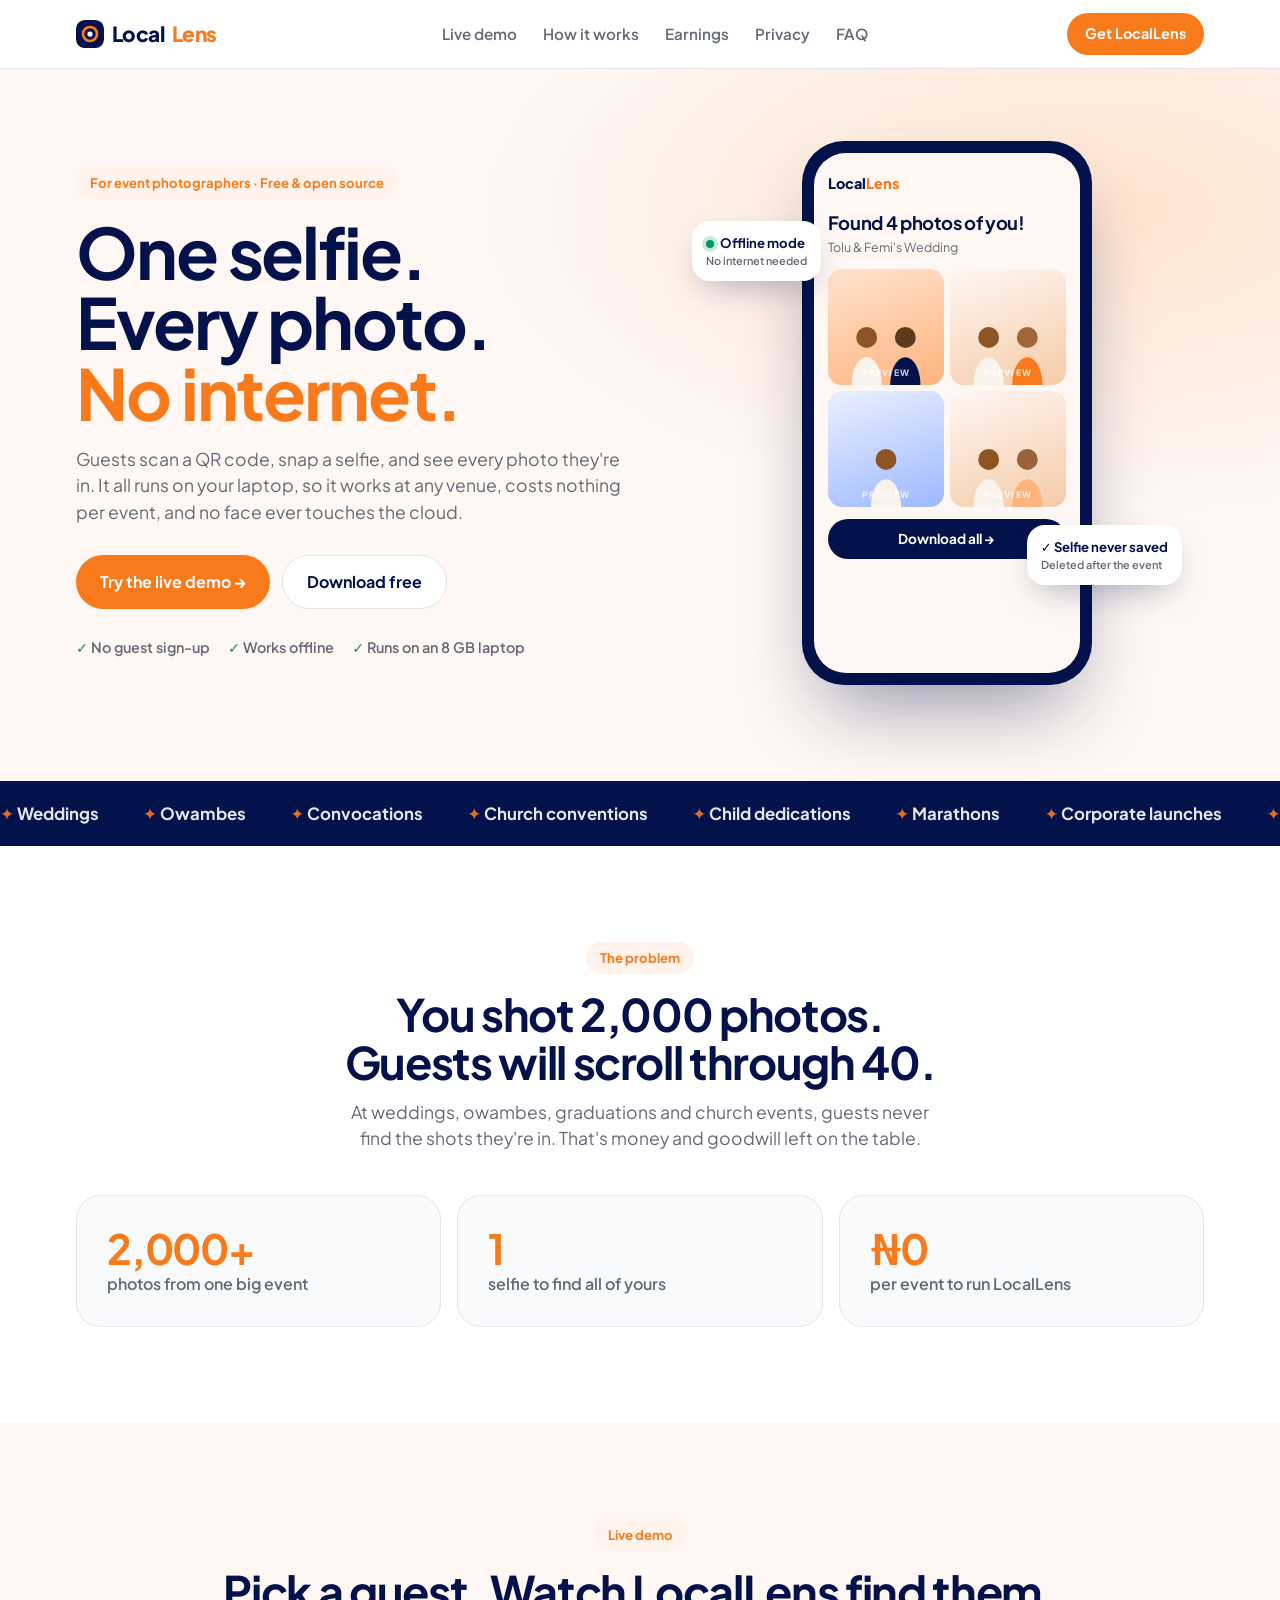
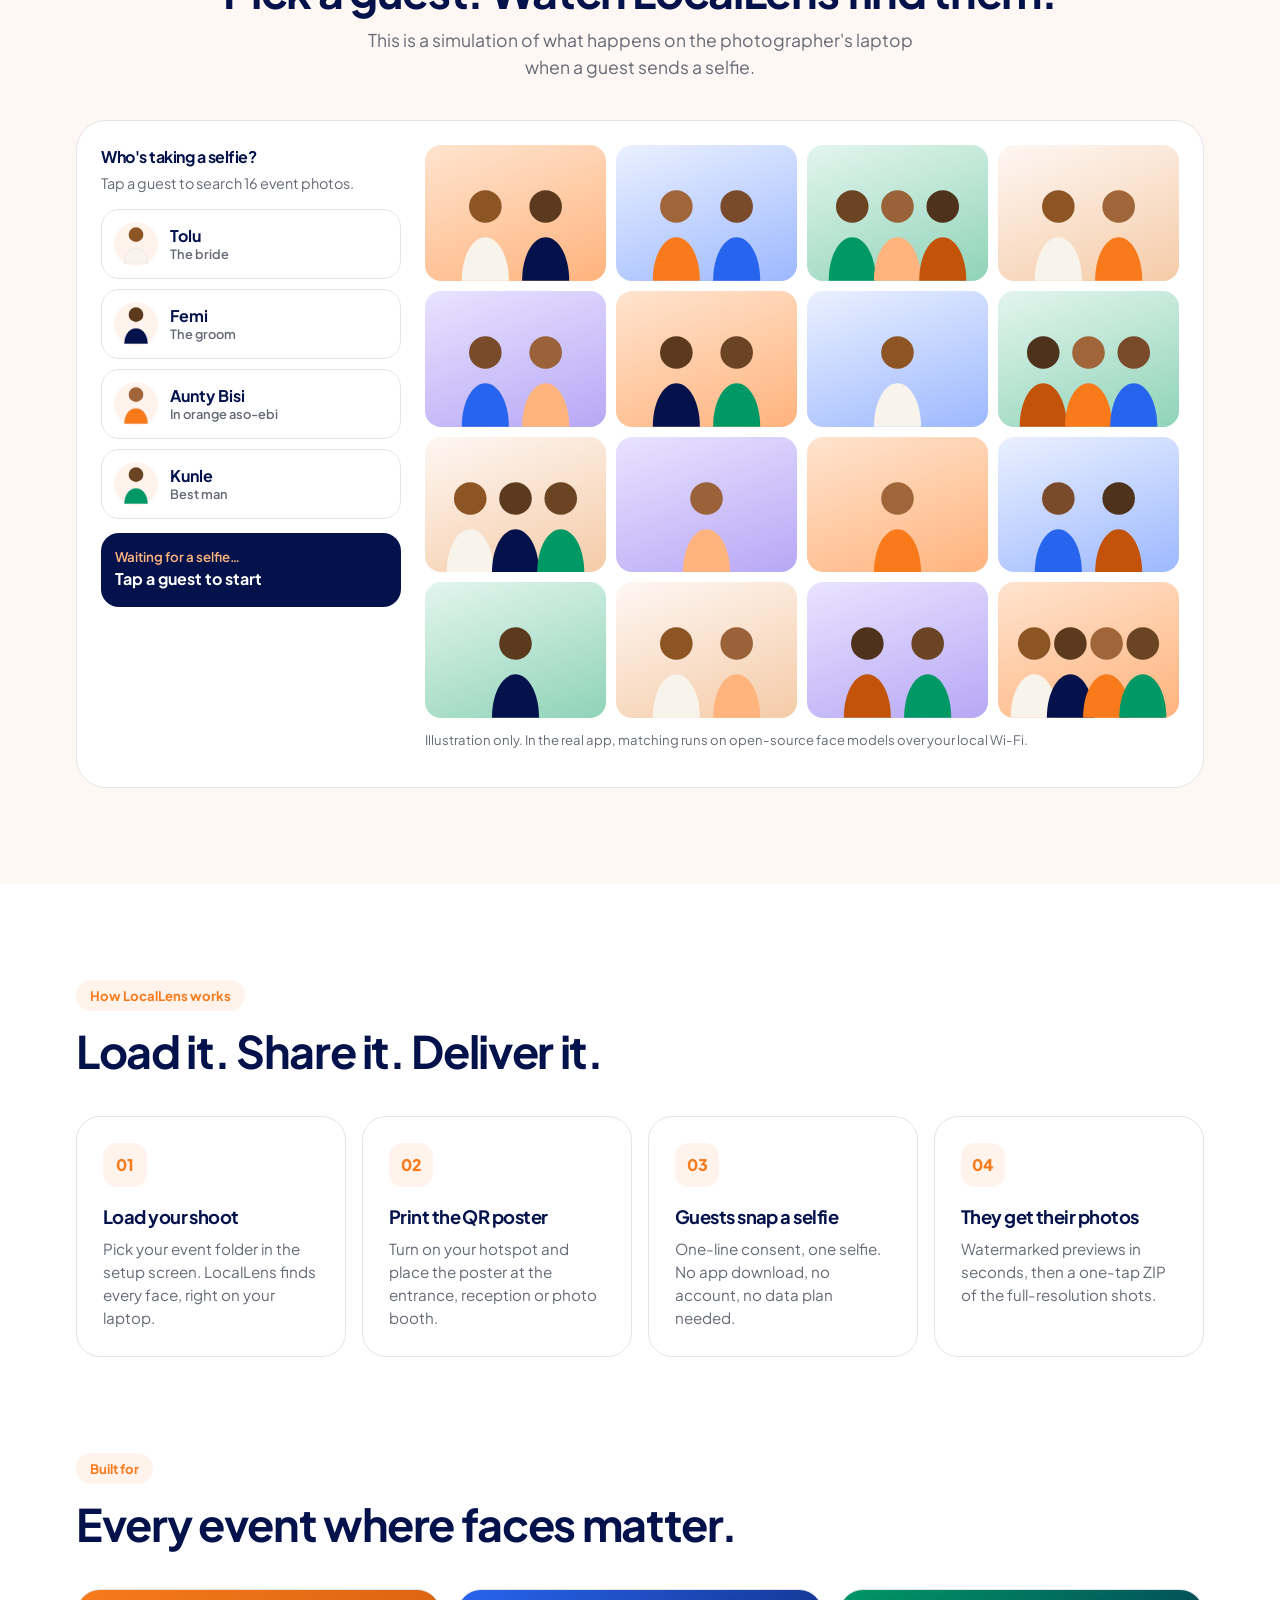
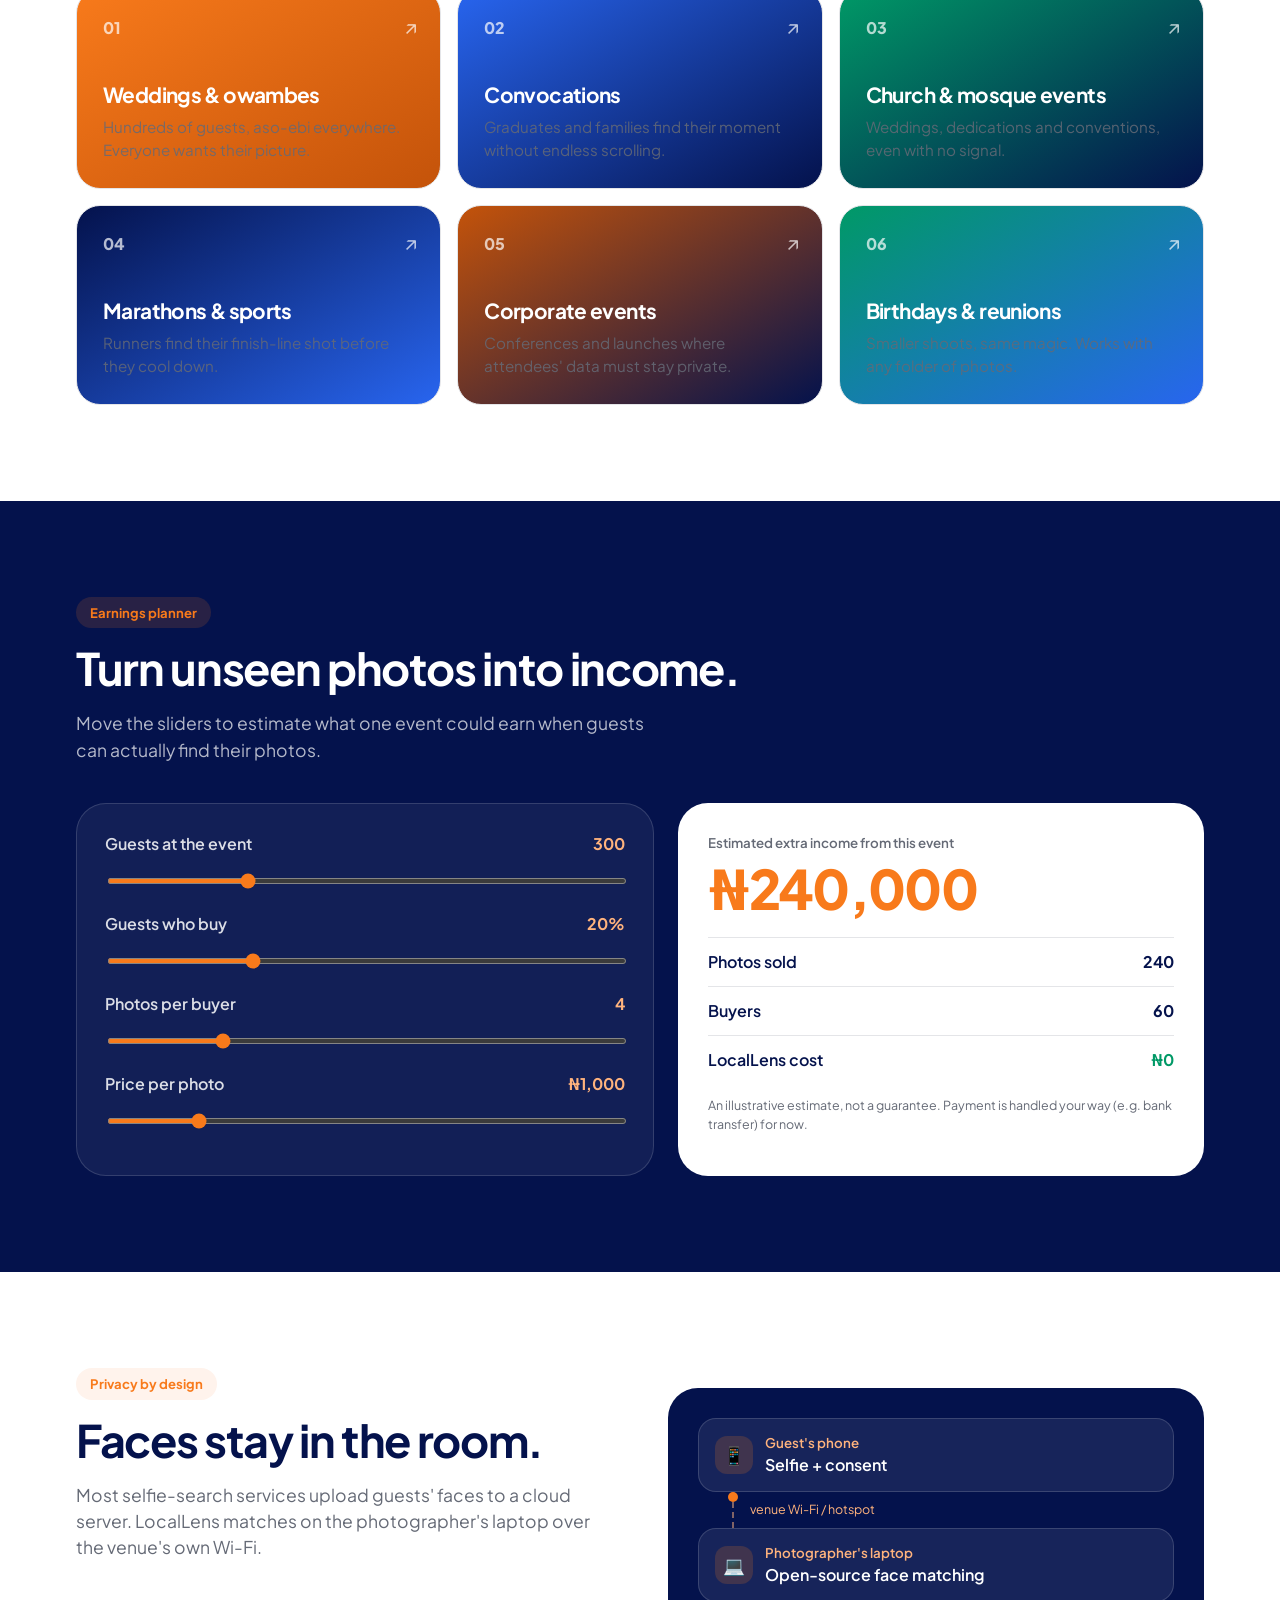
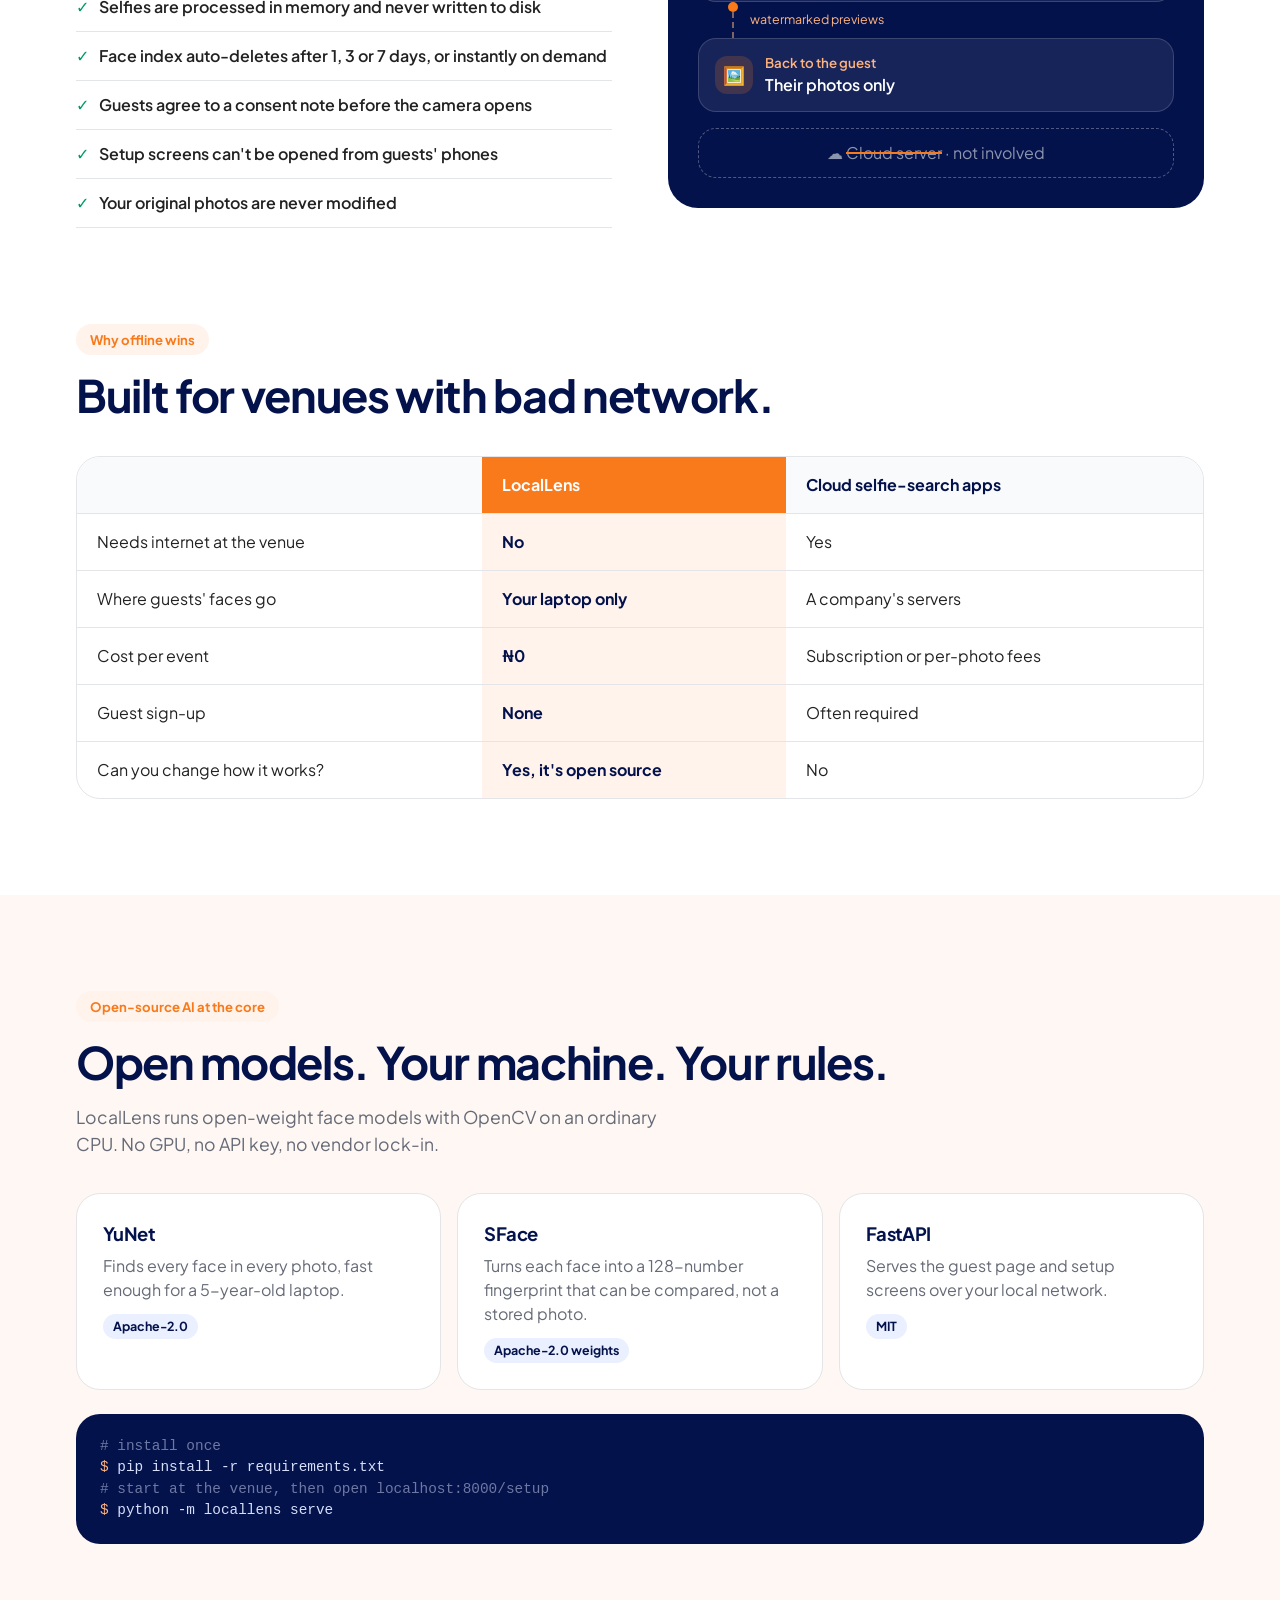
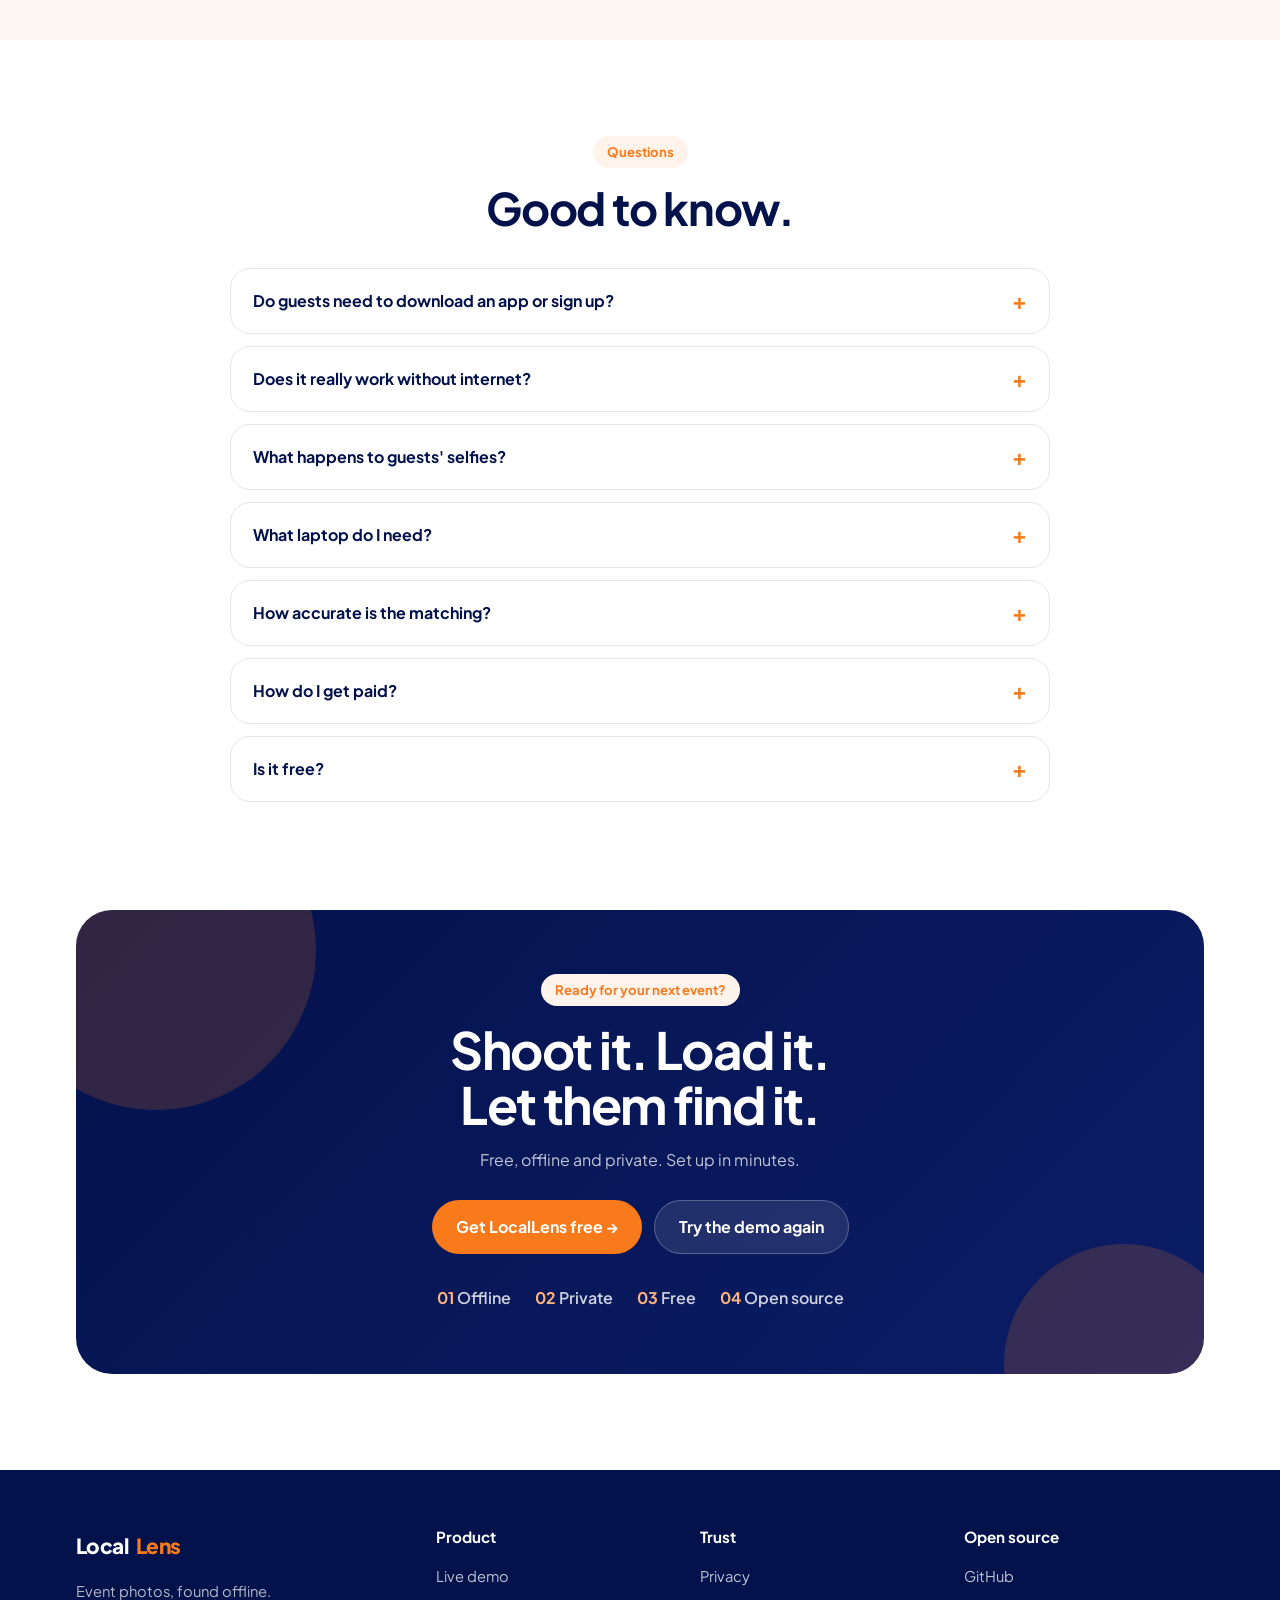
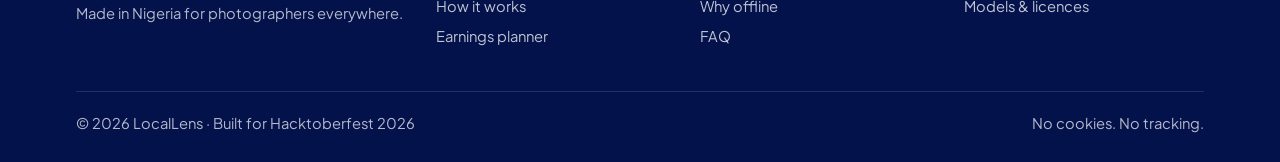
<file: site/index.html>
<!doctype html>
<html lang="en">
<head>
<meta charset="utf-8">
<meta name="viewport" content="width=device-width,initial-scale=1">
<title>LocalLens · Event photos, found offline</title>
<meta name="description" content="Guests find every event photo they're in with one selfie. Runs on the photographer's laptop. No internet, no cloud, no monthly fee.">
<link rel="preconnect" href="https://fonts.googleapis.com">
<link href="https://fonts.googleapis.com/css2?family=Plus+Jakarta+Sans:wght@400;600;700;800&display=swap" rel="stylesheet">
<style>
:root{--navy:#04124c;--navy-2:#0b1d66;--orange:#f87a1b;--orange-light:#ffb37d;--orange-wash:#fff3ec;--cream:#fef7f3;--ink:#222;--muted:#656a76;--line:#e4e5e8;--green:#096;--blue:#2865ef;--blue-light:#eaf0ff;--white:#fff;--surface:#f9fafb}
*{box-sizing:border-box}
html{scroll-behavior:smooth}
body{margin:0;font-family:"Plus Jakarta Sans",ui-sans-serif,system-ui,sans-serif;background:var(--white);color:var(--ink);line-height:1.5;overflow-x:hidden}
a{color:inherit}
.wrap{max-width:1160px;margin:auto;padding:0 16px}
.btn{display:inline-flex;align-items:center;gap:8px;border-radius:999px;padding:14px 24px;font-weight:700;text-decoration:none;border:0;font-size:1rem;cursor:pointer;font-family:inherit;transition:transform .15s,background .15s}
.btn:hover{transform:translateY(-1px)}
.btn.primary{background:var(--orange);color:var(--white)}
.btn.primary:hover{background:#e56a0e}
.btn.ghost{background:var(--white);color:var(--navy);border:1px solid var(--line)}
.btn.light{background:rgba(255,255,255,.1);color:#fff;border:1px solid rgba(255,255,255,.25)}
.eyebrow{display:inline-block;font-size:.82rem;font-weight:700;color:var(--orange);background:var(--orange-wash);padding:6px 14px;border-radius:999px}
.dark .eyebrow{background:rgba(248,122,27,.15)}
h1,h2,h3{color:var(--navy);letter-spacing:-.03em;margin:0}
h2{font-size:clamp(1.9rem,4vw,2.8rem);line-height:1.08;margin:16px 0 12px}
section{padding:96px 0}
.lead{color:var(--muted);font-size:1.1rem;max-width:580px}
.center{text-align:center}.center .lead{margin:auto}
.dark{background:var(--navy);color:#fff}.dark h2,.dark h3{color:#fff}.dark .lead{color:rgba(255,255,255,.7)}

/* reveal */
.reveal{opacity:0;transform:translateY(24px);transition:opacity .7s ease,transform .7s ease}
.reveal.in{opacity:1;transform:none}
@media (prefers-reduced-motion:reduce){.reveal{opacity:1;transform:none;transition:none}*{animation:none!important;scroll-behavior:auto!important}}

/* header */
header{position:sticky;top:0;background:rgba(255,255,255,.88);backdrop-filter:blur(10px);border-bottom:1px solid var(--line);z-index:20}
header .wrap{display:flex;align-items:center;justify-content:space-between;height:68px}
.logo{display:flex;align-items:center;gap:8px;font-weight:800;font-size:1.3rem;color:var(--navy);text-decoration:none;letter-spacing:-.03em}
.logo span{color:var(--orange)}
.logo svg{width:28px;height:28px}
nav a{margin-left:26px;text-decoration:none;color:var(--muted);font-weight:600;font-size:.95rem}
nav a:hover{color:var(--navy)}
header .btn{padding:10px 18px;font-size:.9rem}

/* hero */
.hero{background:radial-gradient(1000px 500px at 85% 20%,#ffe4cf 0,transparent 60%),var(--cream);padding:72px 0 96px;position:relative}
.hero .wrap{display:grid;grid-template-columns:1.1fr 1fr;gap:48px;align-items:center}
.hero h1{font-size:clamp(2.6rem,6vw,4.4rem);line-height:1;margin:18px 0}
.hero h1 em{font-style:normal;color:var(--orange);position:relative}
.hero h1 em::after{content:"";position:absolute;left:0;right:0;bottom:.05em;height:.14em;background:var(--orange-light);opacity:.45;border-radius:4px;z-index:-1}
.hero .ctas{display:flex;gap:12px;flex-wrap:wrap;margin-top:30px}
.hero .proof{display:flex;gap:18px;flex-wrap:wrap;margin-top:28px;color:var(--muted);font-weight:600;font-size:.9rem}
.hero .proof span::before{content:"✓ ";color:var(--green)}
.phone{position:relative;justify-self:center;width:290px;background:var(--navy);border-radius:42px;padding:12px;box-shadow:0 40px 80px -24px rgba(4,18,76,.45);animation:bob 6s ease-in-out infinite}
@keyframes bob{50%{transform:translateY(-10px)}}
.screen{background:var(--cream);border-radius:32px;padding:20px 14px;min-height:520px;overflow:hidden}
.screen .mini{font-weight:800;color:var(--navy);font-size:.9rem}.screen .mini span{color:var(--orange)}
.screen h4{color:var(--navy);margin:14px 0 2px;font-size:1.15rem;letter-spacing:-.02em}
.screen p{font-size:.78rem;color:var(--muted);margin:0 0 12px}
.screen .thumbs{display:grid;grid-template-columns:1fr 1fr;gap:6px}
.screen .thumbs .ph{aspect-ratio:1;border-radius:14px}
.screen .dl{margin-top:12px;background:var(--navy);color:#fff;text-align:center;border-radius:999px;padding:10px;font-weight:700;font-size:.85rem}
.float{position:absolute;background:var(--white);border-radius:18px;padding:12px 14px;box-shadow:0 14px 34px -12px rgba(4,18,76,.35);font-size:.82rem;font-weight:700;color:var(--navy);white-space:nowrap}
.float small{display:block;color:var(--muted);font-weight:600}
.f1{left:-110px;top:80px;animation:bob 5s ease-in-out infinite reverse}.f2{right:-90px;bottom:100px;animation:bob 7s ease-in-out infinite}
.f1 .dot{display:inline-block;width:8px;height:8px;border-radius:50%;background:var(--green);margin-right:6px;box-shadow:0 0 0 4px rgba(0,153,102,.2)}

/* photo tiles (shared by hero + demo) */
.ph{position:relative;overflow:hidden;background:linear-gradient(160deg,var(--c1),var(--c2))}
.ph svg{position:absolute;inset:0;width:100%;height:100%}
.ph .wm{position:absolute;left:0;right:0;bottom:6px;text-align:center;font-size:.55rem;font-weight:800;letter-spacing:.14em;color:rgba(255,255,255,.75)}

/* marquee */
.marquee{background:var(--navy);color:#fff;overflow:hidden;padding:20px 0;white-space:nowrap}
.track{display:inline-flex;gap:44px;animation:scroll 32s linear infinite;font-weight:700;font-size:1.05rem}
.track span{opacity:.9}.track span::before{content:"✦ ";color:var(--orange)}
@keyframes scroll{to{transform:translateX(-50%)}}

/* problem */
.stats{display:grid;grid-template-columns:repeat(3,1fr);gap:16px;margin-top:44px}
.stat{background:var(--surface);border:1px solid var(--line);border-radius:24px;padding:30px;text-align:left}
.stat b{display:block;font-size:2.6rem;color:var(--orange);letter-spacing:-.03em;line-height:1.1}
.stat span{color:var(--muted);font-weight:600}

/* demo */
.demo{background:var(--cream)}
.demo-box{display:grid;grid-template-columns:300px 1fr;gap:24px;margin-top:40px;background:var(--white);border:1px solid var(--line);border-radius:30px;padding:24px}
.guests h3{font-size:1rem;margin-bottom:4px}
.guests p{color:var(--muted);font-size:.9rem;margin:0 0 14px}
.guest{display:flex;align-items:center;gap:12px;width:100%;padding:12px;border:1px solid var(--line);border-radius:18px;background:var(--white);cursor:pointer;margin-bottom:10px;font-family:inherit;font-size:1rem;font-weight:700;color:var(--navy);text-align:left;transition:border-color .15s,background .15s}
.guest:hover{border-color:var(--orange-light)}
.guest.on{border-color:var(--orange);background:var(--orange-wash)}
.guest .av{width:44px;height:44px;border-radius:50%;flex:none;display:grid;place-items:center}
.guest small{display:block;color:var(--muted);font-weight:600;font-size:.8rem}
.result{margin-top:14px;padding:14px;border-radius:18px;background:var(--navy);color:#fff;font-weight:700;min-height:74px}
.result small{display:block;color:var(--orange-light);font-weight:600}
.grid-wrap{position:relative}
.pgrid{display:grid;grid-template-columns:repeat(4,1fr);gap:10px}
.pgrid .ph{aspect-ratio:4/3;border-radius:16px;transition:opacity .35s,transform .35s,box-shadow .35s}
.pgrid .ph.dim{opacity:.18;transform:scale(.97)}
.pgrid .ph.hit{box-shadow:0 0 0 3px var(--orange);transform:scale(1.02)}
.pgrid .ph.hit::after{content:"✓";position:absolute;top:6px;right:6px;width:22px;height:22px;border-radius:50%;background:var(--orange);color:#fff;font-size:.75rem;font-weight:800;display:grid;place-items:center}
.scan{position:absolute;left:-6px;right:-6px;height:4px;background:var(--orange);box-shadow:0 0 18px 4px rgba(248,122,27,.6);border-radius:4px;top:0;opacity:0;pointer-events:none}
.scan.go{animation:scan 1.2s ease-in-out}
@keyframes scan{0%{top:0;opacity:1}100%{top:100%;opacity:1}}
.demo-note{font-size:.82rem;color:var(--muted);margin-top:12px}

/* how */
.steps{display:grid;grid-template-columns:repeat(4,1fr);gap:16px;margin-top:40px;position:relative}
.step{background:var(--white);border:1px solid var(--line);border-radius:24px;padding:26px;position:relative}
.step .n{width:44px;height:44px;border-radius:14px;display:grid;place-items:center;background:var(--orange-wash);color:var(--orange);font-weight:800}
.step h3{font-size:1.15rem;margin:16px 0 8px}
.step p{color:var(--muted);margin:0;font-size:.95rem}

/* for who */
.who{display:grid;grid-template-columns:repeat(3,1fr);gap:16px;margin-top:40px}
.who .card{border-radius:24px;padding:26px;color:#fff;min-height:200px;display:flex;flex-direction:column;justify-content:space-between;position:relative;overflow:hidden}
.who .card .n{font-weight:800;opacity:.7}
.who .card h3{color:#fff;font-size:1.3rem;margin:24px 0 6px}
.who .card p{margin:0;opacity:.85;font-size:.95rem}
.who .card::after{content:"↗";position:absolute;top:20px;right:22px;font-size:1.3rem;opacity:.7}

/* calculator */
.calc{display:grid;grid-template-columns:1.1fr 1fr;gap:24px;margin-top:40px}
.calc .panel{background:rgba(255,255,255,.06);border:1px solid rgba(255,255,255,.14);border-radius:30px;padding:28px}
.field{margin-bottom:22px}
.field label{display:flex;justify-content:space-between;font-weight:600;color:rgba(255,255,255,.85);margin-bottom:10px}
.field label b{color:var(--orange-light)}
input[type=range]{width:100%;accent-color:var(--orange);height:6px}
.out{background:var(--white);color:var(--navy);border-radius:30px;padding:30px;display:flex;flex-direction:column;justify-content:center}
.out small{color:var(--muted);font-weight:600}
.out .big{font-size:clamp(2.4rem,5vw,3.4rem);font-weight:800;color:var(--orange);letter-spacing:-.03em;line-height:1.1;margin:6px 0 18px}
.out .row{display:flex;justify-content:space-between;padding:12px 0;border-top:1px solid var(--line);font-weight:600}
.out .row b{color:var(--navy)}
.out .row .zero{color:var(--green)}
.out .fine{font-size:.78rem;color:var(--muted);margin-top:12px}

/* privacy */
.privacy .wrap{display:grid;grid-template-columns:1fr 1fr;gap:56px;align-items:center}
.flow{background:var(--navy);border-radius:30px;padding:30px;color:#fff;position:relative}
.node{background:rgba(255,255,255,.08);border:1px solid rgba(255,255,255,.15);border-radius:18px;padding:14px 16px;font-weight:600;display:flex;gap:12px;align-items:center}
.node .ic{width:38px;height:38px;border-radius:12px;background:rgba(248,122,27,.18);display:grid;place-items:center;flex:none;font-size:1.1rem}
.node small{display:block;color:var(--orange-light);font-weight:600}
.arrow{position:relative;height:36px;margin-left:34px;border-left:2px dashed rgba(255,179,125,.5)}
.arrow i{position:absolute;left:-6px;width:10px;height:10px;border-radius:50%;background:var(--orange);animation:pkt 1.6s linear infinite}
@keyframes pkt{from{top:0}to{top:100%}}
.arrow span{position:absolute;left:16px;top:8px;font-size:.78rem;color:var(--orange-light)}
.cloud{margin-top:16px;border:1px dashed rgba(255,255,255,.3);border-radius:18px;padding:12px;text-align:center;color:rgba(255,255,255,.55)}
.cloud s{text-decoration-color:var(--orange);text-decoration-thickness:2px}
.ticks{list-style:none;padding:0;margin:22px 0 0}
.ticks li{padding:12px 0;border-bottom:1px solid var(--line);font-weight:600;display:flex;gap:10px}
.ticks li::before{content:"✓";color:var(--green);font-weight:800}

/* compare */
table{width:100%;border-collapse:separate;border-spacing:0;border:1px solid var(--line);border-radius:24px;overflow:hidden;margin-top:36px}
th,td{padding:16px 20px;text-align:left;border-bottom:1px solid var(--line)}
th{background:var(--surface);color:var(--navy)}
th:nth-child(2){background:var(--orange);color:#fff}
td:nth-child(2){font-weight:700;color:var(--navy);background:var(--orange-wash)}
tr:last-child td{border-bottom:0}

/* open */
.open{background:var(--cream)}
.ogrid{display:grid;grid-template-columns:repeat(3,1fr);gap:16px;margin-top:36px}
.card{background:var(--white);border:1px solid var(--line);border-radius:24px;padding:26px}
.card h3{font-size:1.15rem;margin-bottom:6px}
.card p{color:var(--muted);margin:0}
.tag{display:inline-block;background:var(--blue-light);color:var(--navy);padding:3px 10px;border-radius:999px;font-size:.78rem;font-weight:700;margin-top:12px}
.term{margin-top:24px;background:var(--navy);border-radius:24px;padding:22px 24px;font-family:ui-monospace,Consolas,monospace;color:#d6defa;font-size:.9rem;overflow-x:auto}
.term .p{color:var(--orange-light)}
.term .c{color:rgba(214,222,250,.5)}

/* faq */
.faq{max-width:820px;margin:36px auto 0}
details{border:1px solid var(--line);border-radius:20px;padding:4px 22px;margin-bottom:12px;background:var(--white)}
details[open]{border-color:var(--orange-light);background:var(--orange-wash)}
summary{cursor:pointer;list-style:none;font-weight:700;color:var(--navy);padding:16px 0;display:flex;justify-content:space-between;gap:12px}
summary::-webkit-details-marker{display:none}
summary::after{content:"+";color:var(--orange);font-size:1.4rem;line-height:1;transition:transform .2s}
details[open] summary::after{transform:rotate(45deg)}
details p{color:var(--muted);margin:0 0 18px}

/* cta */
.cta{background:linear-gradient(135deg,var(--navy),var(--navy-2));color:#fff;border-radius:36px;padding:64px 32px;text-align:center;position:relative;overflow:hidden}
.cta::before,.cta::after{content:"";position:absolute;border-radius:50%;background:var(--orange);opacity:.18}
.cta::before{width:320px;height:320px;top:-120px;left:-80px}.cta::after{width:240px;height:240px;bottom:-110px;right:-40px}
.cta h2{color:#fff;font-size:clamp(2rem,4.5vw,3.2rem);position:relative}
.cta p{color:rgba(255,255,255,.75);position:relative}
.cta .ctas{display:flex;gap:12px;justify-content:center;flex-wrap:wrap;margin-top:28px;position:relative}
.cta ol{display:flex;gap:24px;justify-content:center;flex-wrap:wrap;list-style:none;padding:0;margin:32px 0 0;color:rgba(255,255,255,.8);font-weight:600;position:relative}
.cta ol b{color:var(--orange-light)}

footer{background:var(--navy);color:rgba(255,255,255,.7);padding:56px 0 28px;font-size:.92rem;margin-top:96px}
.fcols{display:grid;grid-template-columns:1.4fr 1fr 1fr 1fr;gap:24px}
footer h4{color:#fff;margin:0 0 12px;font-size:.95rem}
footer a{display:block;color:rgba(255,255,255,.75);text-decoration:none;padding:4px 0}
footer a:hover{color:#fff}
footer .logo{color:#fff}
.fbot{border-top:1px solid rgba(255,255,255,.12);margin-top:40px;padding-top:20px;display:flex;justify-content:space-between;flex-wrap:wrap;gap:12px}

@media (max-width:900px){
  nav{display:none}
  .hero .wrap,.privacy .wrap,.calc{grid-template-columns:1fr}
  .steps{grid-template-columns:1fr 1fr}
  .who{grid-template-columns:1fr 1fr}
  .stats,.ogrid{grid-template-columns:1fr}
  .demo-box{grid-template-columns:1fr}
  .fcols{grid-template-columns:1fr 1fr}
  .f1{left:-24px;top:-14px}.f2{right:-24px}
  section{padding:64px 0}
}
@media (max-width:560px){
  .steps,.who{grid-template-columns:1fr}
  .pgrid{grid-template-columns:repeat(3,1fr)}
  th,td{padding:12px 10px;font-size:.86rem}
  .phone{width:250px}
  .f1,.f2{display:none}
}
</style>
</head>
<body>

<svg width="0" height="0" style="position:absolute" aria-hidden="true">
  <defs>
    <symbol id="person" viewBox="0 0 40 60"><circle cx="20" cy="16" r="11"/><path d="M2 60c0-14 8-24 18-24s18 10 18 24z"/></symbol>
  </defs>
</svg>

<header>
  <div class="wrap">
    <a class="logo" href="#"><svg viewBox="0 0 32 32" aria-hidden="true"><rect width="32" height="32" rx="10" fill="#04124c"/><circle cx="16" cy="16" r="8" fill="none" stroke="#f87a1b" stroke-width="3"/><circle cx="16" cy="16" r="3" fill="#fff"/></svg>Local<span>Lens</span></a>
    <nav><a href="#demo">Live demo</a><a href="#how">How it works</a><a href="#earn">Earnings</a><a href="#privacy">Privacy</a><a href="#faq">FAQ</a></nav>
    <a class="btn primary" href="https://github.com/LovableLynx/locallens">Get LocalLens</a>
  </div>
</header>

<section class="hero">
  <div class="wrap">
    <div class="reveal">
      <span class="eyebrow">For event photographers · Free &amp; open source</span>
      <h1>One selfie.<br>Every photo.<br><em>No internet.</em></h1>
      <p class="lead">Guests scan a QR code, snap a selfie, and see every photo they're in. It all runs on your laptop, so it works at any venue, costs nothing per event, and no face ever touches the cloud.</p>
      <div class="ctas">
        <a class="btn primary" href="#demo">Try the live demo →</a>
        <a class="btn ghost" href="https://github.com/LovableLynx/locallens">Download free</a>
      </div>
      <div class="proof"><span>No guest sign-up</span><span>Works offline</span><span>Runs on an 8 GB laptop</span></div>
    </div>
    <div class="phone reveal" aria-hidden="true">
      <div class="screen">
        <div class="mini">Local<span>Lens</span></div>
        <h4>Found 4 photos of you!</h4>
        <p>Tolu &amp; Femi's Wedding</p>
        <div class="thumbs" id="heroThumbs"></div>
        <div class="dl">Download all →</div>
      </div>
      <div class="float f1"><span class="dot"></span>Offline mode<small>No internet needed</small></div>
      <div class="float f2">✓ Selfie never saved<small>Deleted after the event</small></div>
    </div>
  </div>
</section>

<div class="marquee" aria-label="Events LocalLens is built for">
  <div class="track" id="track"></div>
</div>

<section class="center">
  <div class="wrap reveal">
    <span class="eyebrow">The problem</span>
    <h2>You shot 2,000 photos.<br>Guests will scroll through 40.</h2>
    <p class="lead">At weddings, owambes, graduations and church events, guests never find the shots they're in. That's money and goodwill left on the table.</p>
    <div class="stats">
      <div class="stat"><b data-count="2000" data-suffix="+">0</b><span>photos from one big event</span></div>
      <div class="stat"><b>1</b><span>selfie to find all of yours</span></div>
      <div class="stat"><b>₦0</b><span>per event to run LocalLens</span></div>
    </div>
  </div>
</section>

<section class="demo" id="demo">
  <div class="wrap">
    <div class="center reveal">
      <span class="eyebrow">Live demo</span>
      <h2>Pick a guest. Watch LocalLens find them.</h2>
      <p class="lead">This is a simulation of what happens on the photographer's laptop when a guest sends a selfie.</p>
    </div>
    <div class="demo-box reveal">
      <div class="guests">
        <h3>Who's taking a selfie?</h3>
        <p>Tap a guest to search 16 event photos.</p>
        <div id="guestList"></div>
        <div class="result" id="result"><small>Waiting for a selfie…</small>Tap a guest to start</div>
      </div>
      <div class="grid-wrap">
        <div class="pgrid" id="pgrid"></div>
        <div class="scan" id="scan"></div>
        <p class="demo-note">Illustration only. In the real app, matching runs on open-source face models over your local Wi-Fi.</p>
      </div>
    </div>
  </div>
</section>

<section id="how">
  <div class="wrap">
    <div class="reveal">
      <span class="eyebrow">How LocalLens works</span>
      <h2>Load it. Share it. Deliver it.</h2>
    </div>
    <div class="steps">
      <div class="step reveal"><div class="n">01</div><h3>Load your shoot</h3><p>Pick your event folder in the setup screen. LocalLens finds every face, right on your laptop.</p></div>
      <div class="step reveal"><div class="n">02</div><h3>Print the QR poster</h3><p>Turn on your hotspot and place the poster at the entrance, reception or photo booth.</p></div>
      <div class="step reveal"><div class="n">03</div><h3>Guests snap a selfie</h3><p>One-line consent, one selfie. No app download, no account, no data plan needed.</p></div>
      <div class="step reveal"><div class="n">04</div><h3>They get their photos</h3><p>Watermarked previews in seconds, then a one-tap ZIP of the full-resolution shots.</p></div>
    </div>
  </div>
</section>

<section style="padding-top:0">
  <div class="wrap">
    <div class="reveal">
      <span class="eyebrow">Built for</span>
      <h2>Every event where faces matter.</h2>
    </div>
    <div class="who">
      <div class="card reveal" style="background:linear-gradient(150deg,#f87a1b,#c4530a)"><span class="n">01</span><div><h3>Weddings &amp; owambes</h3><p>Hundreds of guests, aso-ebi everywhere. Everyone wants their picture.</p></div></div>
      <div class="card reveal" style="background:linear-gradient(150deg,#2865ef,#04124c)"><span class="n">02</span><div><h3>Convocations</h3><p>Graduates and families find their moment without endless scrolling.</p></div></div>
      <div class="card reveal" style="background:linear-gradient(150deg,#096,#04124c)"><span class="n">03</span><div><h3>Church &amp; mosque events</h3><p>Weddings, dedications and conventions, even with no signal.</p></div></div>
      <div class="card reveal" style="background:linear-gradient(150deg,#04124c,#2865ef)"><span class="n">04</span><div><h3>Marathons &amp; sports</h3><p>Runners find their finish-line shot before they cool down.</p></div></div>
      <div class="card reveal" style="background:linear-gradient(150deg,#c4530a,#04124c)"><span class="n">05</span><div><h3>Corporate events</h3><p>Conferences and launches where attendees' data must stay private.</p></div></div>
      <div class="card reveal" style="background:linear-gradient(150deg,#096,#2865ef)"><span class="n">06</span><div><h3>Birthdays &amp; reunions</h3><p>Smaller shoots, same magic. Works with any folder of photos.</p></div></div>
    </div>
  </div>
</section>

<section class="dark" id="earn">
  <div class="wrap">
    <div class="reveal">
      <span class="eyebrow">Earnings planner</span>
      <h2>Turn unseen photos into income.</h2>
      <p class="lead">Move the sliders to estimate what one event could earn when guests can actually find their photos.</p>
    </div>
    <div class="calc reveal">
      <div class="panel">
        <div class="field"><label for="g">Guests at the event <b id="gv"></b></label><input type="range" id="g" min="50" max="1000" step="10" value="300"></div>
        <div class="field"><label for="b">Guests who buy <b id="bv"></b></label><input type="range" id="b" min="5" max="60" step="1" value="20"></div>
        <div class="field"><label for="n">Photos per buyer <b id="nv"></b></label><input type="range" id="n" min="1" max="15" step="1" value="4"></div>
        <div class="field" style="margin:0"><label for="p">Price per photo <b id="pv"></b></label><input type="range" id="p" min="200" max="5000" step="100" value="1000"></div>
      </div>
      <div class="out">
        <small>Estimated extra income from this event</small>
        <div class="big" id="total">₦0</div>
        <div class="row"><span>Photos sold</span><b id="sold">0</b></div>
        <div class="row"><span>Buyers</span><b id="buyers">0</b></div>
        <div class="row"><span>LocalLens cost</span><b class="zero">₦0</b></div>
        <p class="fine">An illustrative estimate, not a guarantee. Payment is handled your way (e.g. bank transfer) for now.</p>
      </div>
    </div>
  </div>
</section>

<section class="privacy" id="privacy">
  <div class="wrap">
    <div class="reveal">
      <span class="eyebrow">Privacy by design</span>
      <h2>Faces stay in the room.</h2>
      <p class="lead">Most selfie-search services upload guests' faces to a cloud server. LocalLens matches on the photographer's laptop over the venue's own Wi-Fi.</p>
      <ul class="ticks">
        <li>Selfies are processed in memory and never written to disk</li>
        <li>Face index auto-deletes after 1, 3 or 7 days, or instantly on demand</li>
        <li>Guests agree to a consent note before the camera opens</li>
        <li>Setup screens can't be opened from guests' phones</li>
        <li>Your original photos are never modified</li>
      </ul>
    </div>
    <div class="flow reveal" aria-label="Data flow: guest phone to photographer laptop and back, no cloud">
      <div class="node"><span class="ic">📱</span><div><small>Guest's phone</small>Selfie + consent</div></div>
      <div class="arrow"><i></i><span>venue Wi-Fi / hotspot</span></div>
      <div class="node"><span class="ic">💻</span><div><small>Photographer's laptop</small>Open-source face matching</div></div>
      <div class="arrow"><i style="animation-delay:.8s"></i><span>watermarked previews</span></div>
      <div class="node"><span class="ic">🖼️</span><div><small>Back to the guest</small>Their photos only</div></div>
      <div class="cloud">☁️ <s>Cloud server</s> · not involved</div>
    </div>
  </div>
</section>

<section style="padding-top:0" id="compare">
  <div class="wrap">
    <div class="reveal">
      <span class="eyebrow">Why offline wins</span>
      <h2>Built for venues with bad network.</h2>
    </div>
    <table class="reveal">
      <thead><tr><th></th><th>LocalLens</th><th>Cloud selfie-search apps</th></tr></thead>
      <tbody>
        <tr><td>Needs internet at the venue</td><td>No</td><td>Yes</td></tr>
        <tr><td>Where guests' faces go</td><td>Your laptop only</td><td>A company's servers</td></tr>
        <tr><td>Cost per event</td><td>₦0</td><td>Subscription or per-photo fees</td></tr>
        <tr><td>Guest sign-up</td><td>None</td><td>Often required</td></tr>
        <tr><td>Can you change how it works?</td><td>Yes, it's open source</td><td>No</td></tr>
      </tbody>
    </table>
  </div>
</section>

<section class="open" id="open">
  <div class="wrap">
    <div class="reveal">
      <span class="eyebrow">Open-source AI at the core</span>
      <h2>Open models. Your machine. Your rules.</h2>
      <p class="lead">LocalLens runs open-weight face models with OpenCV on an ordinary CPU. No GPU, no API key, no vendor lock-in.</p>
    </div>
    <div class="ogrid">
      <div class="card reveal"><h3>YuNet</h3><p>Finds every face in every photo, fast enough for a 5-year-old laptop.</p><span class="tag">Apache-2.0</span></div>
      <div class="card reveal"><h3>SFace</h3><p>Turns each face into a 128-number fingerprint that can be compared, not a stored photo.</p><span class="tag">Apache-2.0 weights</span></div>
      <div class="card reveal"><h3>FastAPI</h3><p>Serves the guest page and setup screens over your local network.</p><span class="tag">MIT</span></div>
    </div>
    <div class="term reveal" aria-label="Install commands">
      <div class="c"># install once</div>
      <div><span class="p">$</span> pip install -r requirements.txt</div>
      <div class="c"># start at the venue, then open localhost:8000/setup</div>
      <div><span class="p">$</span> python -m locallens serve</div>
    </div>
  </div>
</section>

<section id="faq">
  <div class="wrap">
    <div class="center reveal">
      <span class="eyebrow">Questions</span>
      <h2>Good to know.</h2>
    </div>
    <div class="faq reveal">
      <details><summary>Do guests need to download an app or sign up?</summary><p>No. They scan the QR code, agree to a short consent note and take a selfie in their phone's browser.</p></details>
      <details><summary>Does it really work without internet?</summary><p>Yes. Your laptop creates or joins a local Wi-Fi network and serves everything itself. Guests connect to that network, not the internet.</p></details>
      <details><summary>What happens to guests' selfies?</summary><p>The selfie is processed in memory to find matches, then discarded. It's never saved to disk or uploaded anywhere. The face index of your event photos is deleted automatically when the event expires.</p></details>
      <details><summary>What laptop do I need?</summary><p>An ordinary Windows, Mac or Linux laptop with Python. It's been built and tested on an 8 GB Intel i5 with no GPU.</p></details>
      <details><summary>How accurate is the matching?</summary><p>It works best with clear, front-facing selfies and reasonably lit photos. We're testing on real events now and will publish the results, including misses.</p></details>
      <details><summary>How do I get paid?</summary><p>For now, guests see watermarked previews and you share full photos after payment by transfer. Built-in payments are on the roadmap.</p></details>
      <details><summary>Is it free?</summary><p>Yes. LocalLens is open source. There's no subscription and no per-event fee.</p></details>
    </div>
  </div>
</section>

<div class="wrap">
  <div class="cta reveal">
    <span class="eyebrow">Ready for your next event?</span>
    <h2 style="margin-top:16px">Shoot it. Load it.<br>Let them find it.</h2>
    <p>Free, offline and private. Set up in minutes.</p>
    <div class="ctas">
      <a class="btn primary" href="https://github.com/LovableLynx/locallens">Get LocalLens free →</a>
      <a class="btn light" href="#demo">Try the demo again</a>
    </div>
    <ol><li><b>01</b> Offline</li><li><b>02</b> Private</li><li><b>03</b> Free</li><li><b>04</b> Open source</li></ol>
  </div>
</div>

<footer>
  <div class="wrap">
    <div class="fcols">
      <div><a class="logo" href="#">Local<span style="color:var(--orange)">Lens</span></a><p>Event photos, found offline.<br>Made in Nigeria for photographers everywhere.</p></div>
      <div><h4>Product</h4><a href="#demo">Live demo</a><a href="#how">How it works</a><a href="#earn">Earnings planner</a></div>
      <div><h4>Trust</h4><a href="#privacy">Privacy</a><a href="#compare">Why offline</a><a href="#faq">FAQ</a></div>
      <div><h4>Open source</h4><a href="https://github.com/LovableLynx/locallens">GitHub</a><a href="#open">Models &amp; licences</a></div>
    </div>
    <div class="fbot"><span>© 2026 LocalLens · Built for Hacktoberfest 2026</span><span>No cookies. No tracking.</span></div>
  </div>
</footer>

<script>
/* ---------- illustrated photos ---------- */
const GUESTS = [
  {id: 'tolu', name: 'Tolu', role: 'The bride', skin: '#8d5524', cloth: '#f8f4ec'},
  {id: 'femi', name: 'Femi', role: 'The groom', skin: '#5c3a1e', cloth: '#04124c'},
  {id: 'bisi', name: 'Aunty Bisi', role: 'In orange aso-ebi', skin: '#a0663a', cloth: '#f87a1b'},
  {id: 'kunle', name: 'Kunle', role: 'Best man', skin: '#6b4423', cloth: '#096'},
];
const EXTRA = [{skin: '#7a4b2a', cloth: '#2865ef'}, {skin: '#9a6239', cloth: '#ffb37d'}, {skin: '#4e321b', cloth: '#c4530a'}];
const BGS = [['#ffe4cf', '#ffb37d'], ['#eaf0ff', '#9db8ff'], ['#e3f5ee', '#8fd3b8'], ['#fef7f3', '#f5cba7'], ['#e9e3ff', '#b7a7f5']];
// which people appear in each of the 16 photos
const PHOTOS = [
  ['tolu', 'femi'], ['bisi', 0], ['kunle', 1, 2], ['tolu', 'bisi'],
  [0, 1], ['femi', 'kunle'], ['tolu'], [2, 'bisi', 0],
  ['tolu', 'femi', 'kunle'], [1], ['bisi'], [0, 2],
  ['femi'], ['tolu', 1], [2, 'kunle'], ['tolu', 'femi', 'bisi', 'kunle'],
];
const look = p => typeof p === 'number' ? EXTRA[p] : GUESTS.find(g => g.id === p);
function personSvg(people) {
  const w = 100 / (people.length + 1);
  return `<svg viewBox="0 0 100 75" preserveAspectRatio="xMidYMax meet">${people.map((p, i) => {
    const l = look(p), x = w * (i + 1) - 13;
    return `<g transform="translate(${x} 22)"><circle cx="13" cy="12" r="9" fill="${l.skin}"/><path d="M0 53c0-14 6-24 13-24s13 10 13 24z" fill="${l.cloth}"/></g>`;
  }).join('')}</svg>`;
}
function tile(people, i, wm) {
  const [c1, c2] = BGS[i % BGS.length];
  return `<div class="ph" style="--c1:${c1};--c2:${c2}">${personSvg(people)}${wm ? '<span class="wm">PREVIEW</span>' : ''}</div>`;
}
heroThumbs.innerHTML = [0, 3, 6, 13].map(i => tile(PHOTOS[i], i, true)).join('');
pgrid.innerHTML = PHOTOS.map((p, i) => tile(p, i, false)).join('');

/* ---------- live demo ---------- */
guestList.innerHTML = GUESTS.map(g => `<button class="guest" data-id="${g.id}"><span class="av" style="background:var(--orange-wash)"><svg width="30" height="40" viewBox="0 0 40 60"><circle cx="20" cy="16" r="11" fill="${g.skin}"/><path d="M2 60c0-14 8-24 18-24s18 10 18 24z" fill="${g.cloth}" stroke="#e4e5e8"/></svg></span><span>${g.name}<small>${g.role}</small></span></button>`).join('');
const tiles = [...pgrid.children];
let busy = false;
guestList.onclick = e => {
  const b = e.target.closest('.guest'); if (!b || busy) return;
  busy = true;
  document.querySelectorAll('.guest').forEach(x => x.classList.toggle('on', x === b));
  const g = GUESTS.find(x => x.id === b.dataset.id);
  tiles.forEach(t => t.classList.remove('dim', 'hit'));
  result.innerHTML = `<small>Matching ${g.name}'s selfie on the laptop…</small>Scanning 16 photos`;
  scan.classList.remove('go'); void scan.offsetWidth; scan.classList.add('go');
  setTimeout(() => {
    let n = 0;
    PHOTOS.forEach((p, i) => { const hit = p.includes(g.id); n += hit; tiles[i].classList.add(hit ? 'hit' : 'dim'); });
    result.innerHTML = `<small>Done · selfie discarded</small>Found ${n} photos of ${g.name} 🎉`;
    busy = false;
  }, 1200);
};

/* ---------- earnings planner ---------- */
const fmt = v => '₦' + Math.round(v).toLocaleString('en-NG');
function calc() {
  const G = +g.value, B = +b.value, N = +n.value, P = +p.value;
  gv.textContent = G; bv.textContent = B + '%'; nv.textContent = N; pv.textContent = fmt(P);
  const buyersN = Math.round(G * B / 100), soldN = buyersN * N;
  buyers.textContent = buyersN.toLocaleString(); sold.textContent = soldN.toLocaleString(); total.textContent = fmt(soldN * P);
}
[g, b, n, p].forEach(el => el.oninput = calc); calc();

/* ---------- marquee ---------- */
const events = ['Weddings', 'Owambes', 'Convocations', 'Church conventions', 'Child dedications', 'Marathons', 'Corporate launches', 'Birthdays', 'Reunions', 'Award nights'];
track.innerHTML = [...events, ...events].map(e => `<span>${e}</span>`).join('');

/* ---------- reveal + counters ---------- */
const io = new IntersectionObserver(es => es.forEach(e => {
  if (!e.isIntersecting) return;
  e.target.classList.add('in'); io.unobserve(e.target);
  e.target.querySelectorAll('[data-count]').forEach(el => {
    const end = +el.dataset.count, t0 = performance.now();
    const step = t => { const k = Math.min(1, (t - t0) / 1200); el.textContent = Math.round(end * k * (2 - k)).toLocaleString() + (k === 1 ? el.dataset.suffix || '' : ''); if (k < 1) requestAnimationFrame(step); };
    requestAnimationFrame(step);
  });
}), {threshold: .15});
document.querySelectorAll('.reveal').forEach(el => io.observe(el));
</script>
</body>
</html>
</file>
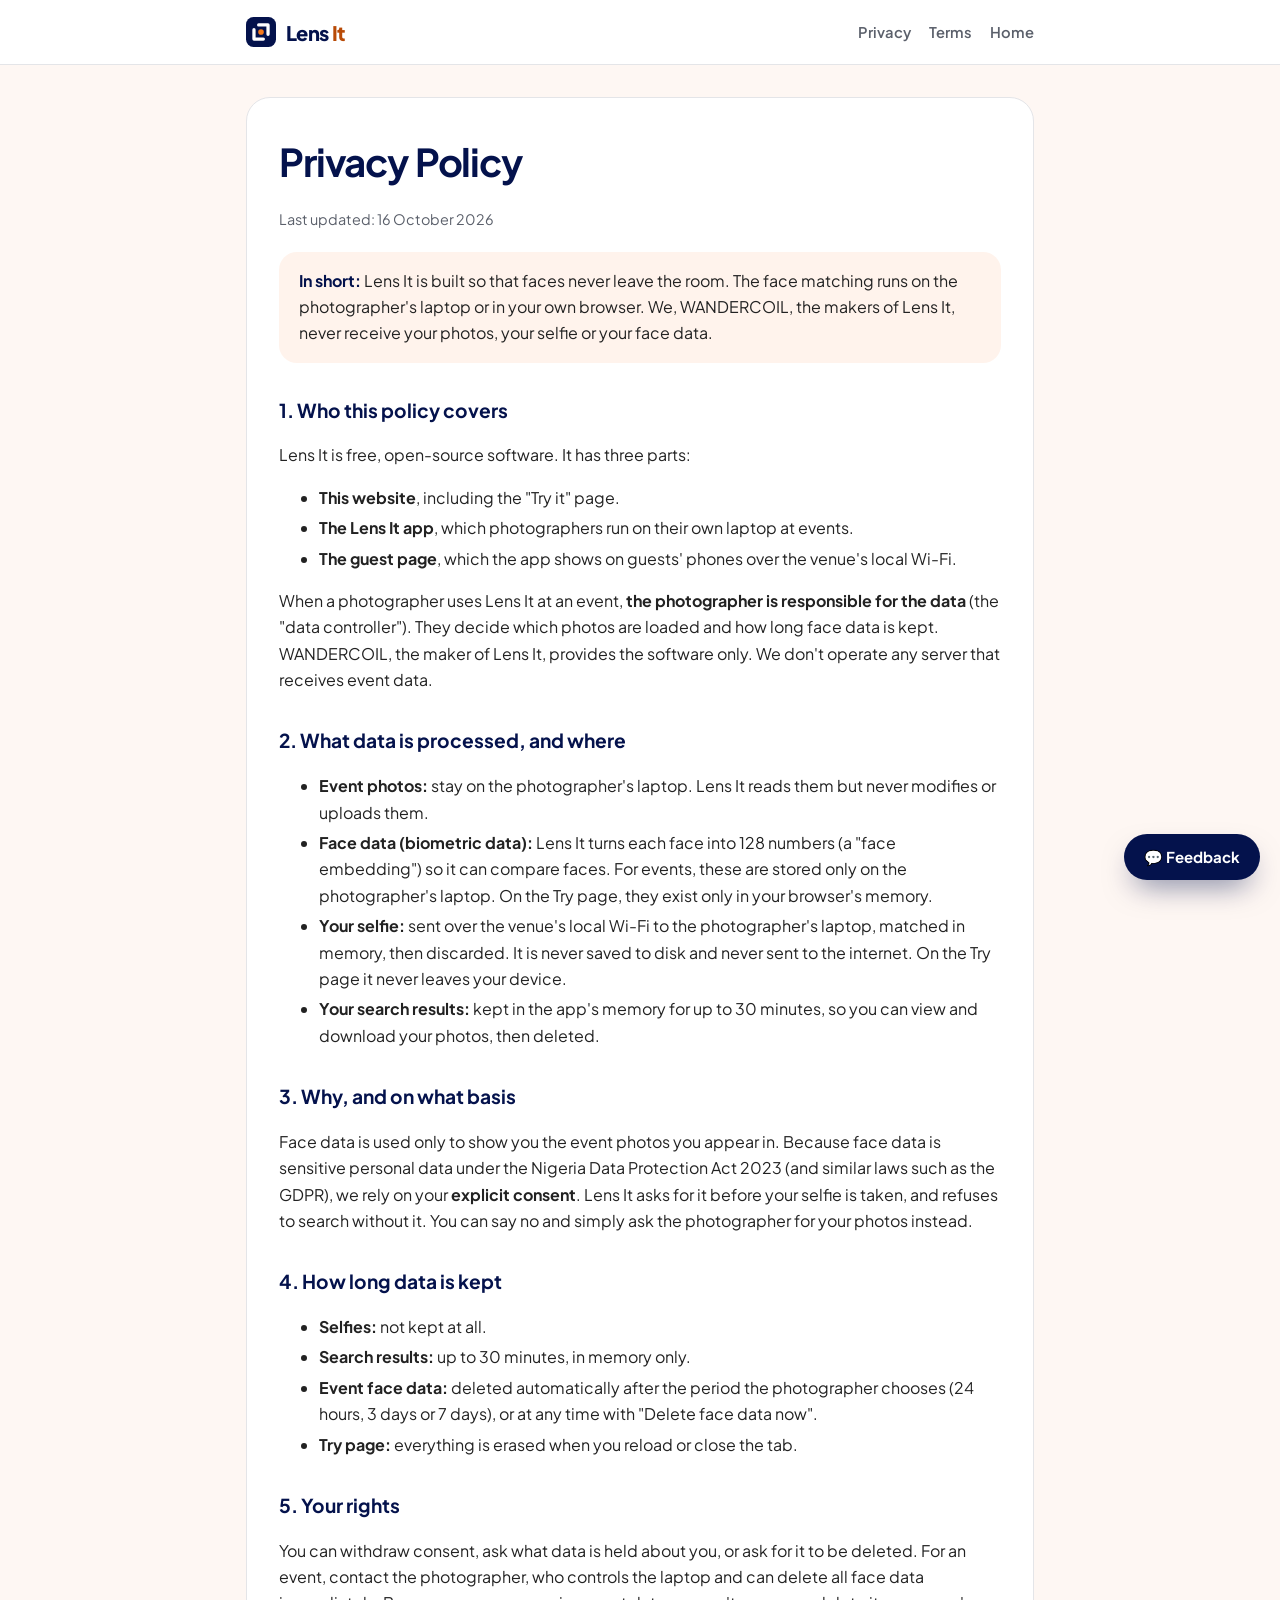
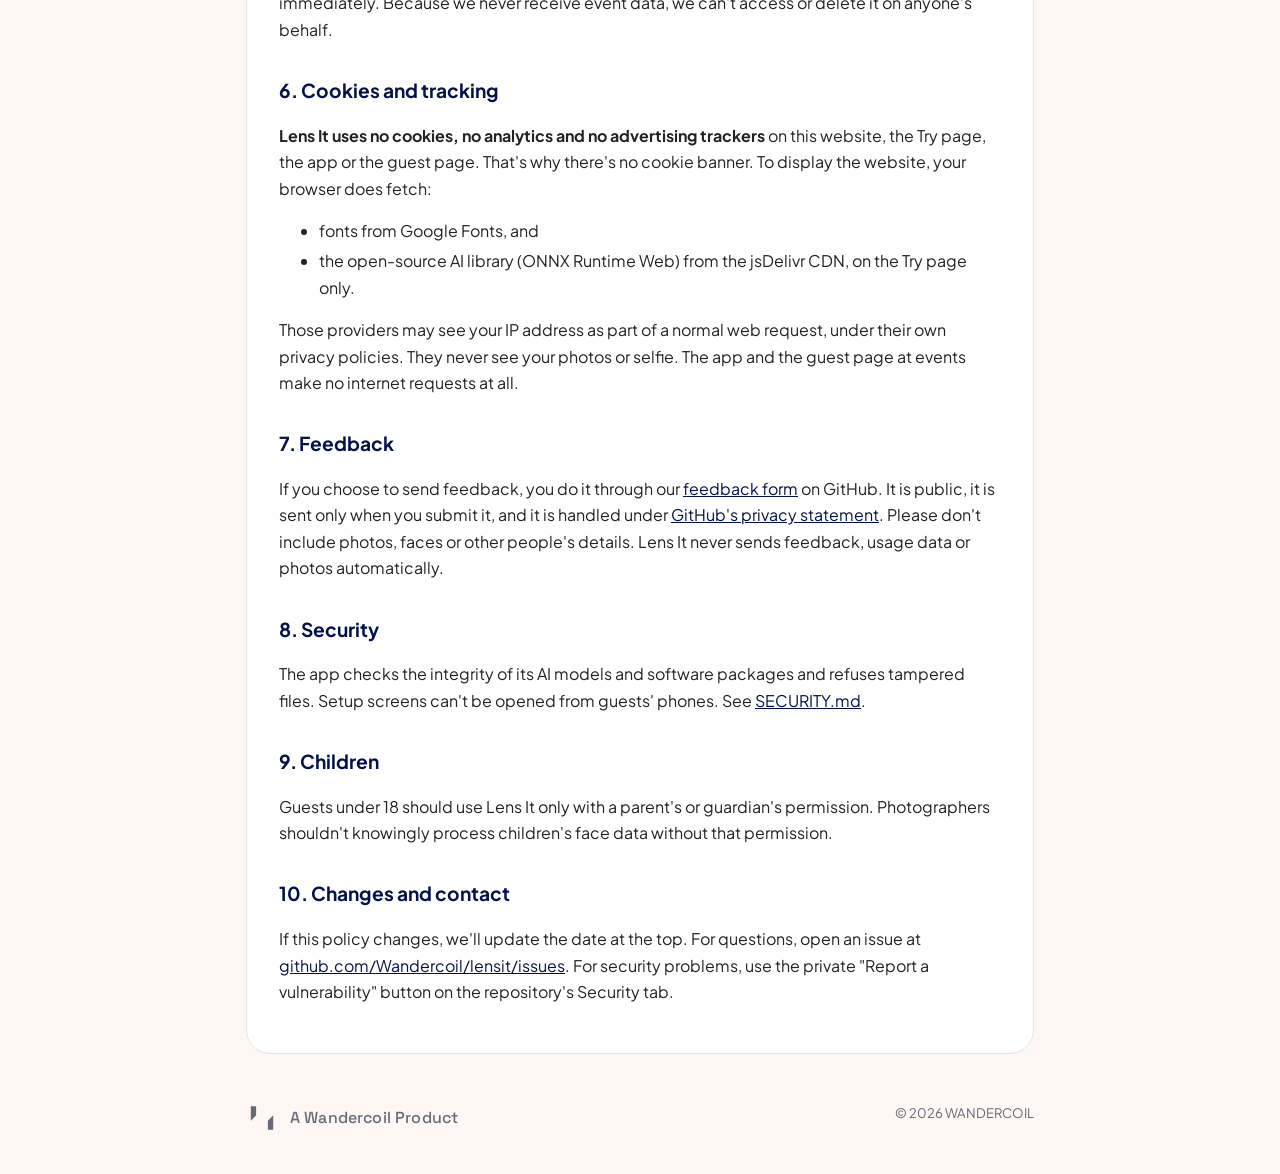
<file: docs/privacy.html>
<!doctype html>
<html lang="en">
<head>
<meta charset="utf-8">
<meta name="viewport" content="width=device-width,initial-scale=1">
<link rel="icon" href="logo.svg" type="image/svg+xml">
<link rel="icon" href="favicon-32.png" sizes="32x32" type="image/png">
<link rel="apple-touch-icon" href="apple-touch-icon.png">
<title>Privacy Policy · Lens It</title>
<link rel="preconnect" href="https://fonts.googleapis.com">
<link href="https://fonts.googleapis.com/css2?family=Plus+Jakarta+Sans:wght@400;600;700;800&display=swap" rel="stylesheet">
<link href="https://fonts.googleapis.com/css2?family=Space+Grotesk:wght@500&display=swap" rel="stylesheet">
<link rel="stylesheet" href="legal.css">
</head>
<body>
<header><div class="wrap"><a class="logo" href="./"><svg class="mark" viewBox="0 0 64 64" aria-hidden="true"><rect width="64" height="64" rx="16" fill="#04124c"/><path d="M17 27V47H37M47 37V17H27" fill="none" stroke="#fff" stroke-width="7" stroke-linecap="round" stroke-linejoin="round"/><circle cx="32" cy="32" r="6" fill="#f87a1b"/></svg><span class="wmark">Lens<span> It</span></span></a><nav><a href="privacy.html">Privacy</a><a href="terms.html">Terms</a><a href="./">Home</a></nav></div></header>
<div class="wrap"><main>
<h1>Privacy Policy</h1>
<p class="meta">Last updated: 16 October 2026</p>

<div class="tldr"><b>In short:</b> Lens It is built so that faces never leave the room. The face matching runs on the photographer's laptop or in your own browser. We, WANDERCOIL, the makers of Lens It, never receive your photos, your selfie or your face data.</div>

<h2>1. Who this policy covers</h2>
<p>Lens It is free, open-source software. It has three parts:</p>
<ul>
<li><b>This website</b>, including the "Try it" page.</li>
<li><b>The Lens It app</b>, which photographers run on their own laptop at events.</li>
<li><b>The guest page</b>, which the app shows on guests' phones over the venue's local Wi-Fi.</li>
</ul>
<p>When a photographer uses Lens It at an event, <b>the photographer is responsible for the data</b> (the "data controller"). They decide which photos are loaded and how long face data is kept. WANDERCOIL, the maker of Lens It, provides the software only. We don't operate any server that receives event data.</p>

<h2>2. What data is processed, and where</h2>
<ul>
<li><b>Event photos:</b> stay on the photographer's laptop. Lens It reads them but never modifies or uploads them.</li>
<li><b>Face data (biometric data):</b> Lens It turns each face into 128 numbers (a "face embedding") so it can compare faces. For events, these are stored only on the photographer's laptop. On the Try page, they exist only in your browser's memory.</li>
<li><b>Your selfie:</b> sent over the venue's local Wi-Fi to the photographer's laptop, matched in memory, then discarded. It is never saved to disk and never sent to the internet. On the Try page it never leaves your device.</li>
<li><b>Your search results:</b> kept in the app's memory for up to 30 minutes, so you can view and download your photos, then deleted.</li>
</ul>

<h2>3. Why, and on what basis</h2>
<p>Face data is used only to show you the event photos you appear in. Because face data is sensitive personal data under the Nigeria Data Protection Act 2023 (and similar laws such as the GDPR), we rely on your <b>explicit consent</b>. Lens It asks for it before your selfie is taken, and refuses to search without it. You can say no and simply ask the photographer for your photos instead.</p>

<h2>4. How long data is kept</h2>
<ul>
<li><b>Selfies:</b> not kept at all.</li>
<li><b>Search results:</b> up to 30 minutes, in memory only.</li>
<li><b>Event face data:</b> deleted automatically after the period the photographer chooses (24 hours, 3 days or 7 days), or at any time with "Delete face data now".</li>
<li><b>Try page:</b> everything is erased when you reload or close the tab.</li>
</ul>

<h2>5. Your rights</h2>
<p>You can withdraw consent, ask what data is held about you, or ask for it to be deleted. For an event, contact the photographer, who controls the laptop and can delete all face data immediately. Because we never receive event data, we can't access or delete it on anyone's behalf.</p>

<h2 id="cookies">6. Cookies and tracking</h2>
<p><b>Lens It uses no cookies, no analytics and no advertising trackers</b> on this website, the Try page, the app or the guest page. That's why there's no cookie banner. To display the website, your browser does fetch:</p>
<ul>
<li>fonts from Google Fonts, and</li>
<li>the open-source AI library (ONNX Runtime Web) from the jsDelivr CDN, on the Try page only.</li>
</ul>
<p>Those providers may see your IP address as part of a normal web request, under their own privacy policies. They never see your photos or selfie. The app and the guest page at events make no internet requests at all.</p>

<h2 id="feedback">7. Feedback</h2>
<p>If you choose to send feedback, you do it through our <a href="https://github.com/Wandercoil/lensit/issues/new?template=feedback.yml" data-feedback>feedback form</a> on GitHub. It is public, it is sent only when you submit it, and it is handled under <a href="https://docs.github.com/site-policy/privacy-policies/github-general-privacy-statement">GitHub's privacy statement</a>. Please don't include photos, faces or other people's details. Lens It never sends feedback, usage data or photos automatically.</p>

<h2>8. Security</h2>
<p>The app checks the integrity of its AI models and software packages and refuses tampered files. Setup screens can't be opened from guests' phones. See <a href="https://github.com/Wandercoil/lensit/blob/main/SECURITY.md">SECURITY.md</a>.</p>

<h2>9. Children</h2>
<p>Guests under 18 should use Lens It only with a parent's or guardian's permission. Photographers shouldn't knowingly process children's face data without that permission.</p>

<h2>10. Changes and contact</h2>
<p>If this policy changes, we'll update the date at the top. For questions, open an issue at <a href="https://github.com/Wandercoil/lensit/issues">github.com/Wandercoil/lensit/issues</a>. For security problems, use the private "Report a vulnerability" button on the repository's Security tab.</p>
</main></div>
<footer class="legal"><a class="wc" href="https://github.com/Wandercoil/lensit" title="Lens It is a Wandercoil product"><svg class="wc-mark" viewBox="0 0 120 120" aria-hidden="true"><path d="M18,16 L38,16 L38,50 L18,70 Z M102,104 L82,104 L82,70 L102,50 Z" fill="currentColor"/></svg><span>A Wandercoil Product</span></a><span>© 2026 WANDERCOIL</span></footer>
<script src="feedback.js" defer></script>
</body>
</html>
</file>
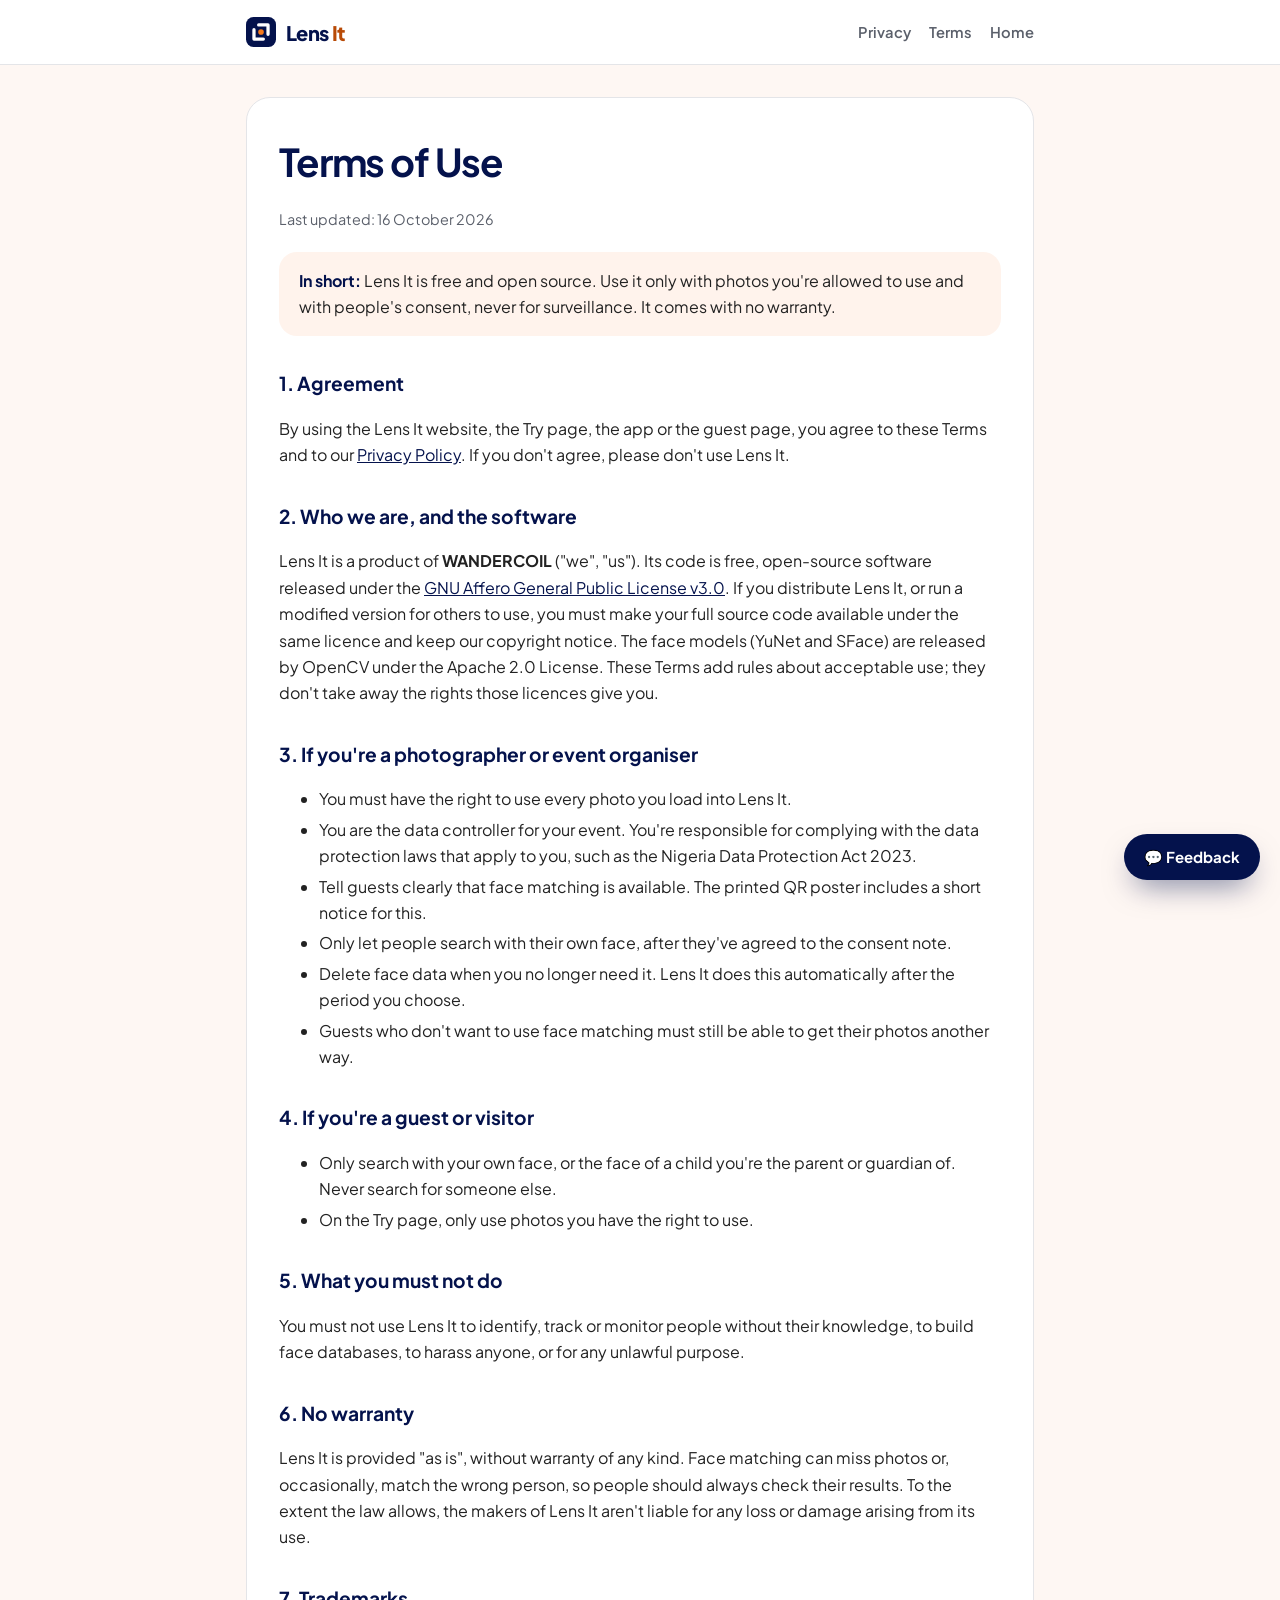
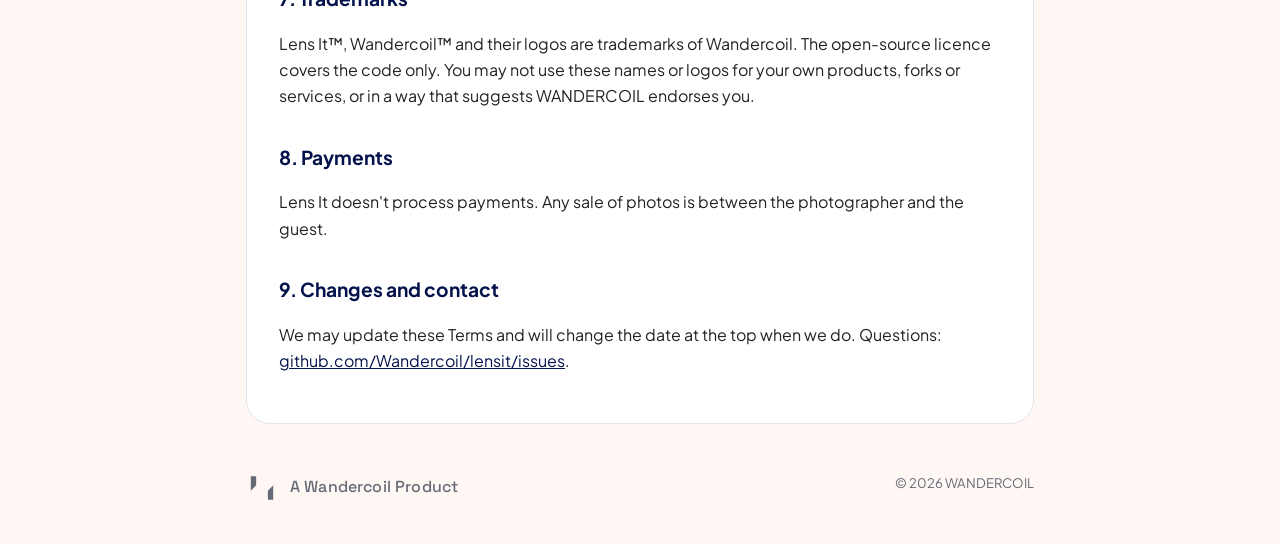
<file: docs/terms.html>
<!doctype html>
<html lang="en">
<head>
<meta charset="utf-8">
<meta name="viewport" content="width=device-width,initial-scale=1">
<link rel="icon" href="logo.svg" type="image/svg+xml">
<link rel="icon" href="favicon-32.png" sizes="32x32" type="image/png">
<link rel="apple-touch-icon" href="apple-touch-icon.png">
<title>Terms of Use · Lens It</title>
<link rel="preconnect" href="https://fonts.googleapis.com">
<link href="https://fonts.googleapis.com/css2?family=Plus+Jakarta+Sans:wght@400;600;700;800&display=swap" rel="stylesheet">
<link href="https://fonts.googleapis.com/css2?family=Space+Grotesk:wght@500&display=swap" rel="stylesheet">
<link rel="stylesheet" href="legal.css">
</head>
<body>
<header><div class="wrap"><a class="logo" href="./"><svg class="mark" viewBox="0 0 64 64" aria-hidden="true"><rect width="64" height="64" rx="16" fill="#04124c"/><path d="M17 27V47H37M47 37V17H27" fill="none" stroke="#fff" stroke-width="7" stroke-linecap="round" stroke-linejoin="round"/><circle cx="32" cy="32" r="6" fill="#f87a1b"/></svg><span class="wmark">Lens<span> It</span></span></a><nav><a href="privacy.html">Privacy</a><a href="terms.html">Terms</a><a href="./">Home</a></nav></div></header>
<div class="wrap"><main>
<h1>Terms of Use</h1>
<p class="meta">Last updated: 16 October 2026</p>

<div class="tldr"><b>In short:</b> Lens It is free and open source. Use it only with photos you're allowed to use and with people's consent, never for surveillance. It comes with no warranty.</div>

<h2>1. Agreement</h2>
<p>By using the Lens It website, the Try page, the app or the guest page, you agree to these Terms and to our <a href="privacy.html">Privacy Policy</a>. If you don't agree, please don't use Lens It.</p>

<h2>2. Who we are, and the software</h2>
<p>Lens It is a product of <b>WANDERCOIL</b> ("we", "us"). Its code is free, open-source software released under the <a href="https://github.com/Wandercoil/lensit/blob/main/LICENSE">GNU Affero General Public License v3.0</a>. If you distribute Lens It, or run a modified version for others to use, you must make your full source code available under the same licence and keep our copyright notice. The face models (YuNet and SFace) are released by OpenCV under the Apache 2.0 License. These Terms add rules about acceptable use; they don't take away the rights those licences give you.</p>

<h2>3. If you're a photographer or event organiser</h2>
<ul>
<li>You must have the right to use every photo you load into Lens It.</li>
<li>You are the data controller for your event. You're responsible for complying with the data protection laws that apply to you, such as the Nigeria Data Protection Act 2023.</li>
<li>Tell guests clearly that face matching is available. The printed QR poster includes a short notice for this.</li>
<li>Only let people search with their own face, after they've agreed to the consent note.</li>
<li>Delete face data when you no longer need it. Lens It does this automatically after the period you choose.</li>
<li>Guests who don't want to use face matching must still be able to get their photos another way.</li>
</ul>

<h2>4. If you're a guest or visitor</h2>
<ul>
<li>Only search with your own face, or the face of a child you're the parent or guardian of. Never search for someone else.</li>
<li>On the Try page, only use photos you have the right to use.</li>
</ul>

<h2>5. What you must not do</h2>
<p>You must not use Lens It to identify, track or monitor people without their knowledge, to build face databases, to harass anyone, or for any unlawful purpose.</p>

<h2>6. No warranty</h2>
<p>Lens It is provided "as is", without warranty of any kind. Face matching can miss photos or, occasionally, match the wrong person, so people should always check their results. To the extent the law allows, the makers of Lens It aren't liable for any loss or damage arising from its use.</p>

<h2>7. Trademarks</h2>
<p>Lens It™, Wandercoil™ and their logos are trademarks of Wandercoil. The open-source licence covers the code only. You may not use these names or logos for your own products, forks or services, or in a way that suggests WANDERCOIL endorses you.</p>

<h2>8. Payments</h2>
<p>Lens It doesn't process payments. Any sale of photos is between the photographer and the guest.</p>

<h2>9. Changes and contact</h2>
<p>We may update these Terms and will change the date at the top when we do. Questions: <a href="https://github.com/Wandercoil/lensit/issues">github.com/Wandercoil/lensit/issues</a>.</p>
</main></div>
<footer class="legal"><a class="wc" href="https://github.com/Wandercoil/lensit" title="Lens It is a Wandercoil product"><svg class="wc-mark" viewBox="0 0 120 120" aria-hidden="true"><path d="M18,16 L38,16 L38,50 L18,70 Z M102,104 L82,104 L82,70 L102,50 Z" fill="currentColor"/></svg><span>A Wandercoil Product</span></a><span>© 2026 WANDERCOIL</span></footer>
<script src="feedback.js" defer></script>
</body>
</html>
</file>
<file: docs/legal.css>
:root{--navy:#04124c;--orange:#b84a06;--orange-bright:#f87a1b;--orange-wash:#fff3ec;--cream:#fef7f3;--ink:#222;--muted:#5b606b;--line:#e4e5e8;--white:#fff}
*{box-sizing:border-box}
body{margin:0;font-family:"Plus Jakarta Sans",ui-sans-serif,system-ui,sans-serif;background:var(--cream);color:var(--ink);line-height:1.65}
header{background:var(--white);border-bottom:1px solid var(--line)}
header .wrap{display:flex;align-items:center;justify-content:space-between;height:64px}
.wrap{max-width:820px;margin:auto;padding:0 16px}
.logo{font-weight:800;font-size:1.25rem;color:var(--navy);text-decoration:none;letter-spacing:-.03em}
.logo .wmark span{color:var(--orange)}
header nav a{margin-left:18px;color:var(--muted);font-weight:600;text-decoration:none;font-size:.92rem}
main{background:var(--white);border:1px solid var(--line);border-radius:24px;padding:32px;margin:32px auto 48px}
h1{color:var(--navy);letter-spacing:-.03em;font-size:clamp(1.8rem,4vw,2.4rem);margin:0 0 4px}
h2{color:var(--navy);font-size:1.2rem;margin:32px 0 8px}
.meta{color:var(--muted);font-size:.9rem}
.tldr{background:var(--orange-wash);border-radius:18px;padding:16px 20px;margin:20px 0}
.tldr b{color:var(--navy)}
a{color:var(--navy)}
li{margin:4px 0}
@media (max-width:560px){main{padding:20px}header nav a{margin-left:10px}}
.logo{display:inline-flex;align-items:center;gap:10px}.logo .mark{width:30px;height:30px;flex:none}.logo .wmark span{color:var(--orange)}
.wc{display:inline-flex;align-items:center;gap:12px;color:inherit;text-decoration:none;font-family:"Space Grotesk",ui-sans-serif,system-ui,sans-serif;font-weight:500;font-size:1rem;letter-spacing:.01em}.wc:hover{opacity:.85}.wc .wc-mark{width:32px;height:32px;flex:none}
footer.legal{max-width:820px;margin:0 auto 40px;padding:0 16px;color:#656a76;font-size:.82rem;display:flex;justify-content:space-between;flex-wrap:wrap;gap:8px}
</file>
